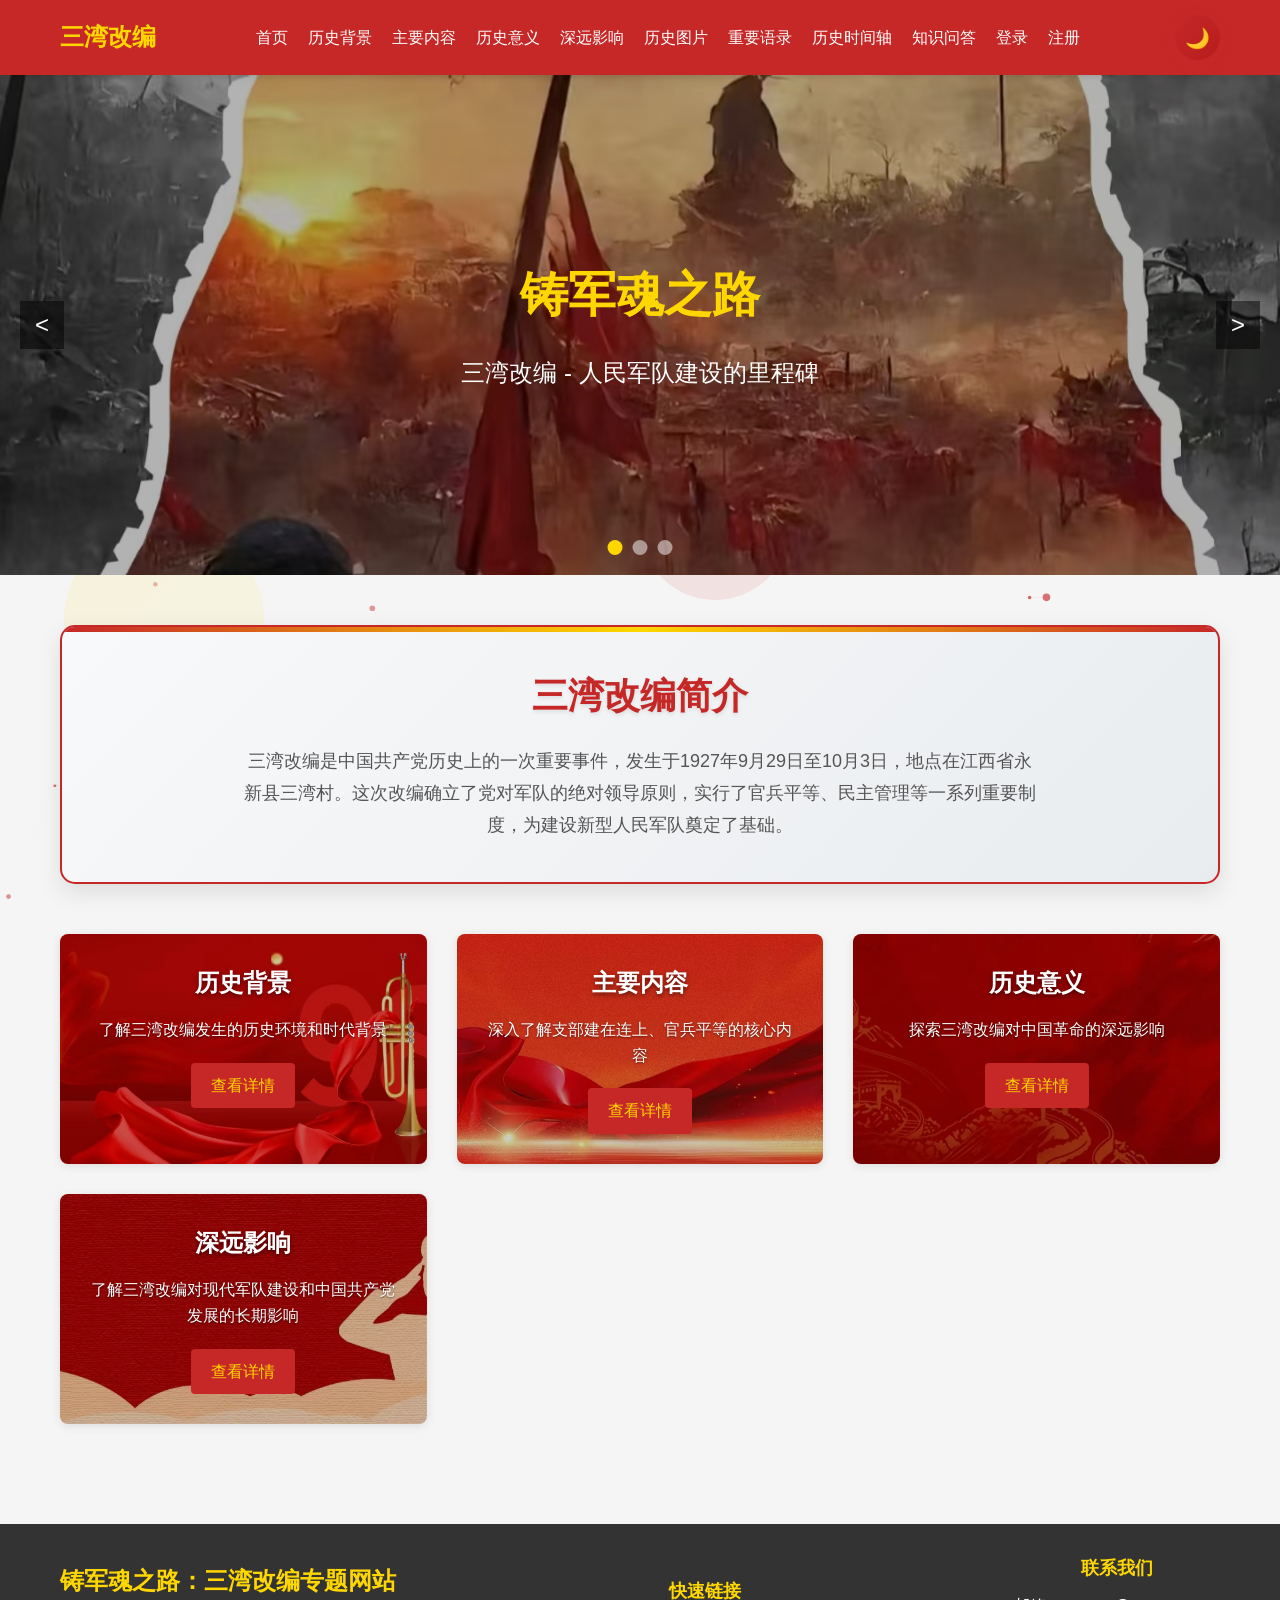
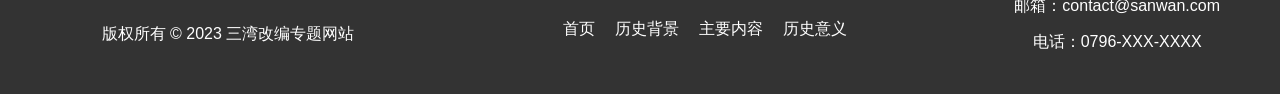
<file: index.html>
<!DOCTYPE html>
<html lang="zh-CN">
<head>
    <meta charset="UTF-8">
    <meta name="viewport" content="width=device-width, initial-scale=1.0">
    <title>铸军魂之路：三湾改编专题网站</title>
    <link rel="stylesheet" href="css/style.css">
    <link href="https://unpkg.com/aos@2.3.1/dist/aos.css" rel="stylesheet">
</head>
<body>
    <!-- 导航栏 -->
    <nav class="navbar">
        <div class="container">
            <div class="logo">
                <h1>三湾改编</h1>
            </div>
            <ul class="nav-links">
                <li><a href="index.html">首页</a></li>
                <li><a href="pages/background.html">历史背景</a></li>
                <li><a href="pages/content.html">主要内容</a></li>
                <li><a href="pages/significance.html">历史意义</a></li>
                <li><a href="pages/influence.html">深远影响</a></li>
                <li><a href="pages/gallery.html">历史图片</a></li>
                <li><a href="pages/quotes.html">重要语录</a></li>
                <li><a href="pages/timeline.html">历史时间轴</a></li>
                <li><a href="pages/quiz.html">知识问答</a></li>
                <li><a href="pages/login.html">登录</a></li>
                <li><a href="pages/register.html">注册</a></li>
            </ul>
            <div class="hamburger">
                <span></span>
                <span></span>
                <span></span>
                <span class="menu-text">菜单</span>
            </div>
            <button class="theme-toggle" id="themeToggle" title="切换主题">
                <span class="theme-icon">🌙</span>
            </button>
        </div>
    </nav>

    <!-- 粒子背景 -->
    <canvas id="particleCanvas" class="particle-canvas"></canvas>

    <!-- 视差滚动背景 -->
    <div class="parallax-shape parallax-shape-1" data-speed="0.3"></div>
    <div class="parallax-shape parallax-shape-2" data-speed="0.5"></div>
    <div class="parallax-shape parallax-shape-3" data-speed="0.2"></div>

    <!-- 轮播图 -->
    <div class="carousel">
        <div class="carousel-inner">
            <div class="carousel-item active">
                <div class="carousel-content">
                    <h2>铸军魂之路</h2>
                    <p>三湾改编 - 人民军队建设的里程碑</p>
                </div>
            </div>
            <div class="carousel-item">
                <div class="carousel-content">
                    <h2>支部建在连上</h2>
                    <p>确立党对军队的绝对领导</p>
                </div>
            </div>
            <div class="carousel-item">
                <div class="carousel-content">
                    <h2>官兵平等</h2>
                    <p>创建新型人民军队的根基</p>
                </div>
            </div>
        </div>
        <button class="carousel-prev">&lt;</button>
        <button class="carousel-next">&gt;</button>
        <div class="carousel-indicators">
            <span class="indicator active"></span>
            <span class="indicator"></span>
            <span class="indicator"></span>
        </div>
    </div>

    <!-- 首页内容 -->
    <section class="home-content">
        <div class="container">
            <div class="intro" data-aos="fade-up">
                <h2>三湾改编简介</h2>
                <p>三湾改编是中国共产党历史上的一次重要事件，发生于1927年9月29日至10月3日，地点在江西省永新县三湾村。这次改编确立了党对军队的绝对领导原则，实行了官兵平等、民主管理等一系列重要制度，为建设新型人民军队奠定了基础。</p>
            </div>
            <div class="features">
                <div class="feature" data-aos="fade-up" data-aos-delay="100">
                    <h3>历史背景</h3>
                    <p>了解三湾改编发生的历史环境和时代背景</p>
                    <a href="pages/background.html" class="btn">查看详情</a>
                </div>
                <div class="feature" data-aos="fade-up" data-aos-delay="200">
                    <h3>主要内容</h3>
                    <p>深入了解支部建在连上、官兵平等的核心内容</p>
                    <a href="pages/content.html" class="btn">查看详情</a>
                </div>
                <div class="feature" data-aos="fade-up" data-aos-delay="300">
                    <h3>历史意义</h3>
                    <p>探索三湾改编对中国革命的深远影响</p>
                    <a href="pages/significance.html" class="btn">查看详情</a>
                </div>
                <div class="feature" data-aos="fade-up" data-aos-delay="400">
                    <h3>深远影响</h3>
                    <p>了解三湾改编对现代军队建设和中国共产党发展的长期影响</p>
                    <a href="pages/influence.html" class="btn">查看详情</a>
                </div>
            </div>
        </div>
    </section>

    <!-- 页脚 -->
    <footer class="footer">
        <div class="container">
            <div class="footer-content">
                <div class="footer-info">
                    <h3>铸军魂之路：三湾改编专题网站</h3>
                    <p>版权所有 © 2023 三湾改编专题网站</p>
                </div>
                <div class="footer-links">
                    <h4>快速链接</h4>
                    <ul>
                        <li><a href="index.html">首页</a></li>
                        <li><a href="pages/background.html">历史背景</a></li>
                        <li><a href="pages/content.html">主要内容</a></li>
                        <li><a href="pages/significance.html">历史意义</a></li>
                    </ul>
                </div>
                <div class="footer-contact">
                    <h4>联系我们</h4>
                    <p>邮箱：contact@sanwan.com</p>
                    <p>电话：0796-XXX-XXXX</p>
                </div>
            </div>
        </div>
    </footer>

    <script src="https://unpkg.com/aos@2.3.1/dist/aos.js"></script>
    <script src="js/script.js"></script>
</body>
</html>
</file>
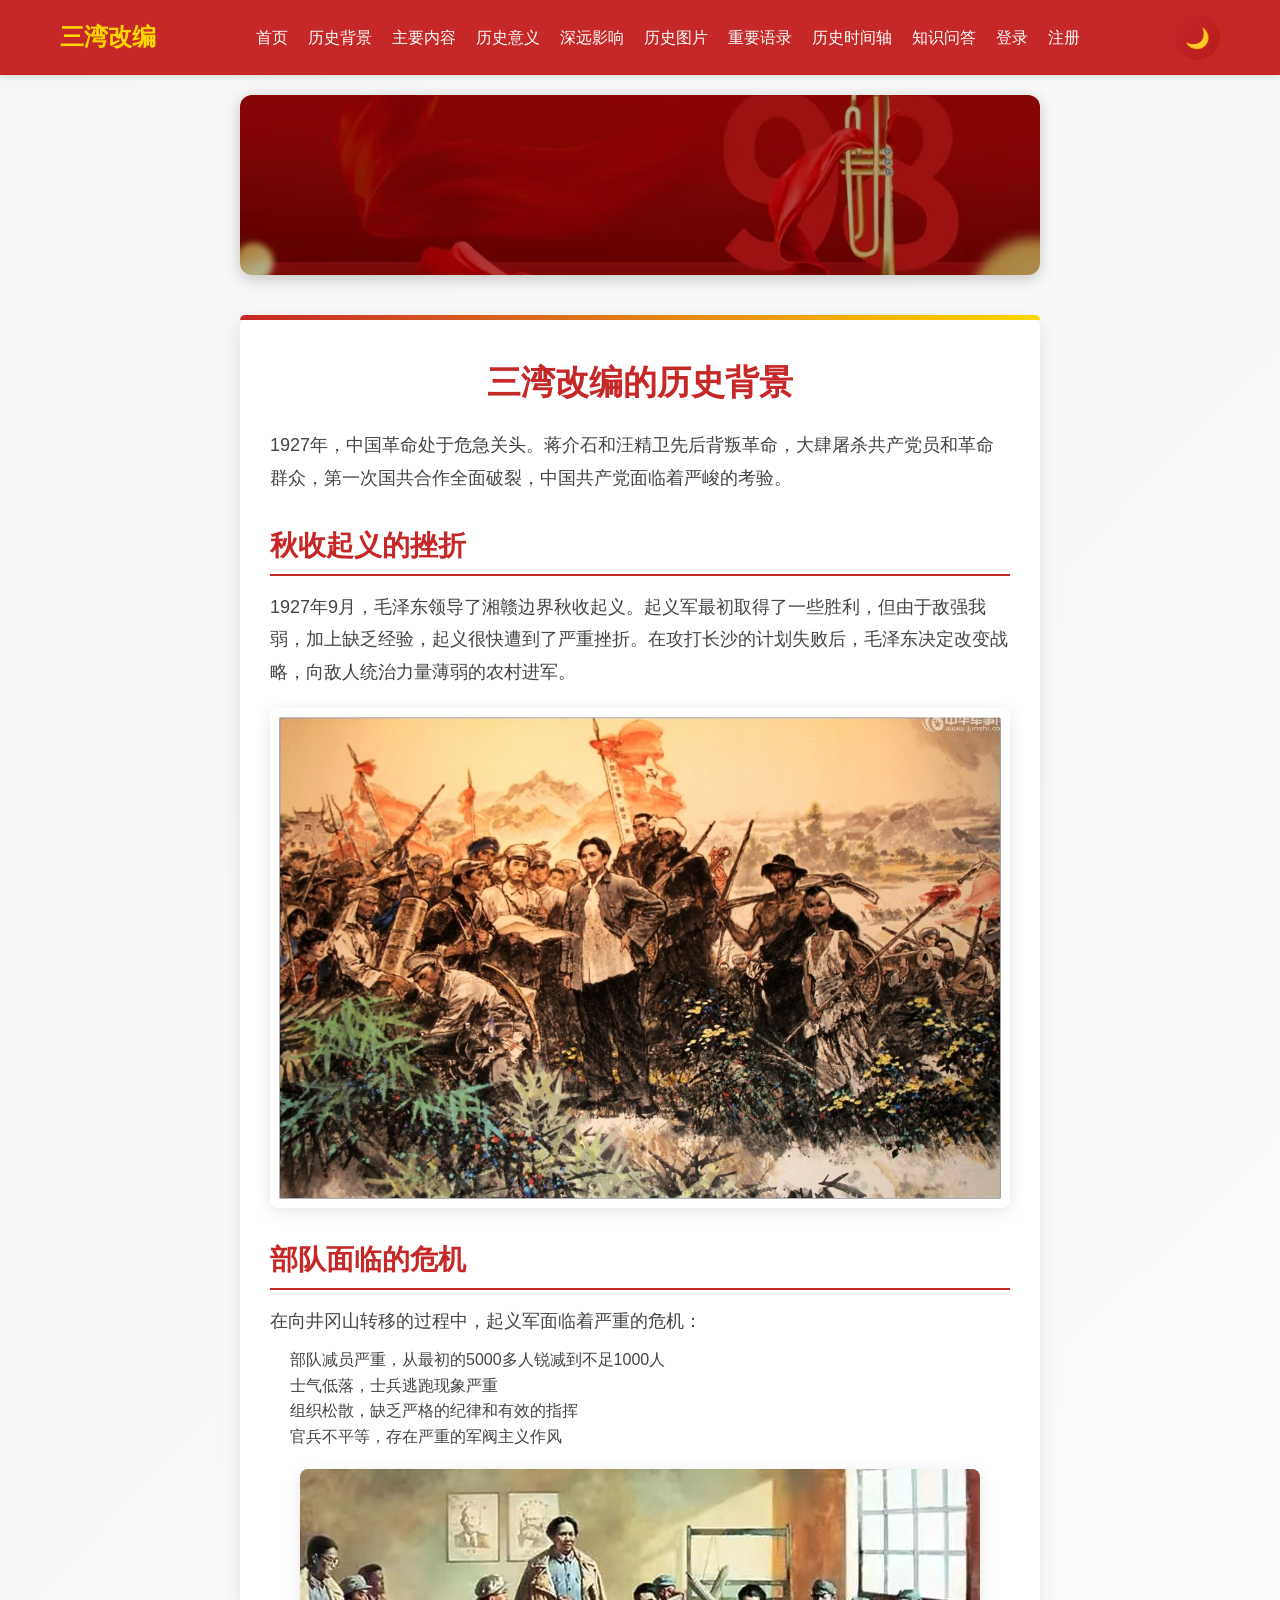
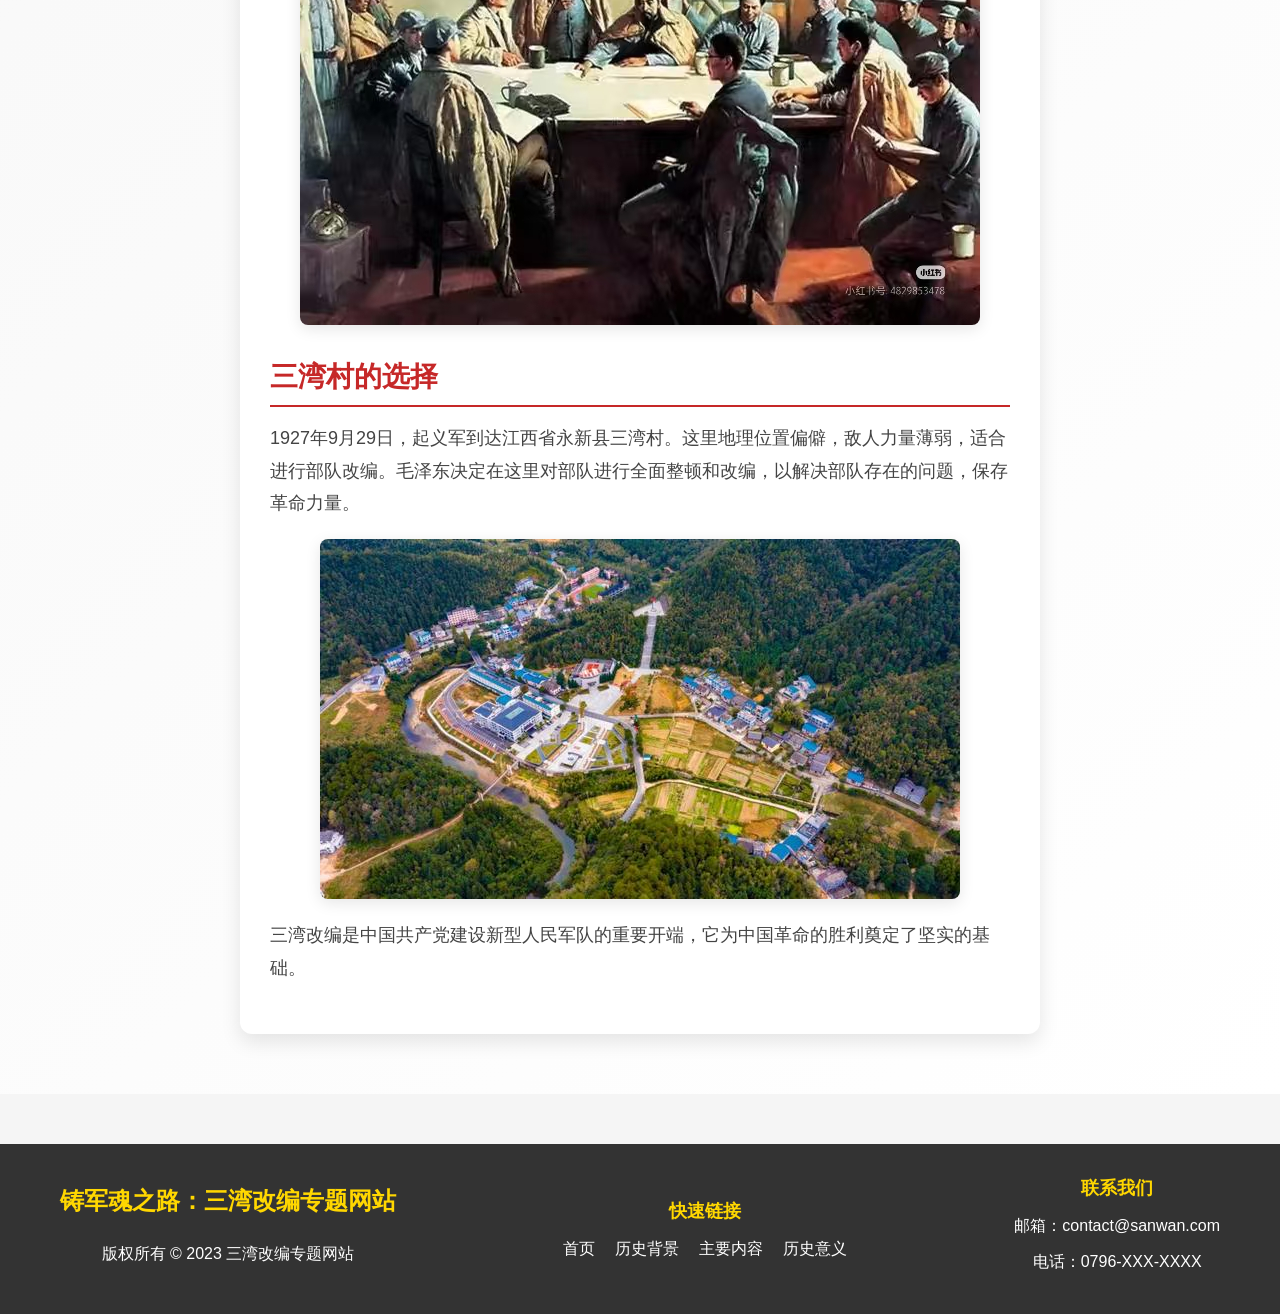
<file: pages/background.html>
<!DOCTYPE html>
<html lang="zh-CN">
<head>
    <meta charset="UTF-8">
    <meta name="viewport" content="width=device-width, initial-scale=1.0">
    <title>历史背景 - 三湾改编专题网站</title>
    <link rel="stylesheet" href="../css/style.css">
</head>
<body>
    <!-- 导航栏 -->
    <nav class="navbar">
        <div class="container">
            <div class="logo">
                <h1>三湾改编</h1>
            </div>
            <ul class="nav-links">
                <li><a href="../index.html">首页</a></li>
                <li><a href="background.html">历史背景</a></li>
                <li><a href="content.html">主要内容</a></li>
                <li><a href="significance.html">历史意义</a></li>
                <li><a href="influence.html">深远影响</a></li>
                <li><a href="gallery.html">历史图片</a></li>
                <li><a href="quotes.html">重要语录</a></li>
                <li><a href="timeline.html">历史时间轴</a></li>
                <li><a href="quiz.html">知识问答</a></li>
                <li><a href="login.html">登录</a></li>
                <li><a href="register.html">注册</a></li>
            </ul>
            <div class="hamburger">
                <span></span>
                <span></span>
                <span></span>
                <span class="menu-text">菜单</span>
            </div>
            <button class="theme-toggle" id="themeToggle" title="切换主题">
                <span class="theme-icon">🌙</span>
            </button>
        </div>
    </nav>

    <!-- 历史背景页面内容 -->
    <section class="detail-section">
        <div class="container">
            <div class="detail-banner"></div>
            <div class="detail-content">
                <h2>三湾改编的历史背景</h2>
                
                <p>1927年，中国革命处于危急关头。蒋介石和汪精卫先后背叛革命，大肆屠杀共产党员和革命群众，第一次国共合作全面破裂，中国共产党面临着严峻的考验。</p>
                
                <h3>秋收起义的挫折</h3>
                <p>1927年9月，毛泽东领导了湘赣边界秋收起义。起义军最初取得了一些胜利，但由于敌强我弱，加上缺乏经验，起义很快遭到了严重挫折。在攻打长沙的计划失败后，毛泽东决定改变战略，向敌人统治力量薄弱的农村进军。</p>
                
                <img src="../images/quso.png" alt="秋收起义">
                
                <h3>部队面临的危机</h3>
                <p>在向井冈山转移的过程中，起义军面临着严重的危机：</p>
                <ul>
                    <li>部队减员严重，从最初的5000多人锐减到不足1000人</li>
                    <li>士气低落，士兵逃跑现象严重</li>
                    <li>组织松散，缺乏严格的纪律和有效的指挥</li>
                    <li>官兵不平等，存在严重的军阀主义作风</li>
                </ul>
                <img src="../images/ji.jpg" alt="部队危机">
                <h3>三湾村的选择</h3>
                <p>1927年9月29日，起义军到达江西省永新县三湾村。这里地理位置偏僻，敌人力量薄弱，适合进行部队改编。毛泽东决定在这里对部队进行全面整顿和改编，以解决部队存在的问题，保存革命力量。</p>
                
                <img src="../images/sanwan.png" alt="三湾村">
                
                <p>三湾改编是中国共产党建设新型人民军队的重要开端，它为中国革命的胜利奠定了坚实的基础。</p>
            </div>
        </div>
    </section>

    <!-- 页脚 -->
    <footer class="footer">
        <div class="container">
            <div class="footer-content">
                <div class="footer-info">
                    <h3>铸军魂之路：三湾改编专题网站</h3>
                    <p>版权所有 © 2023 三湾改编专题网站</p>
                </div>
                <div class="footer-links">
                    <h4>快速链接</h4>
                    <ul>
                        <li><a href="../index.html">首页</a></li>
                        <li><a href="background.html">历史背景</a></li>
                        <li><a href="content.html">主要内容</a></li>
                        <li><a href="significance.html">历史意义</a></li>
                    </ul>
                </div>
                <div class="footer-contact">
                    <h4>联系我们</h4>
                    <p>邮箱：contact@sanwan.com</p>
                    <p>电话：0796-XXX-XXXX</p>
                </div>
            </div>
        </div>
    </footer>

    <script src="../js/script.js"></script>
</body>
</html>
</file>
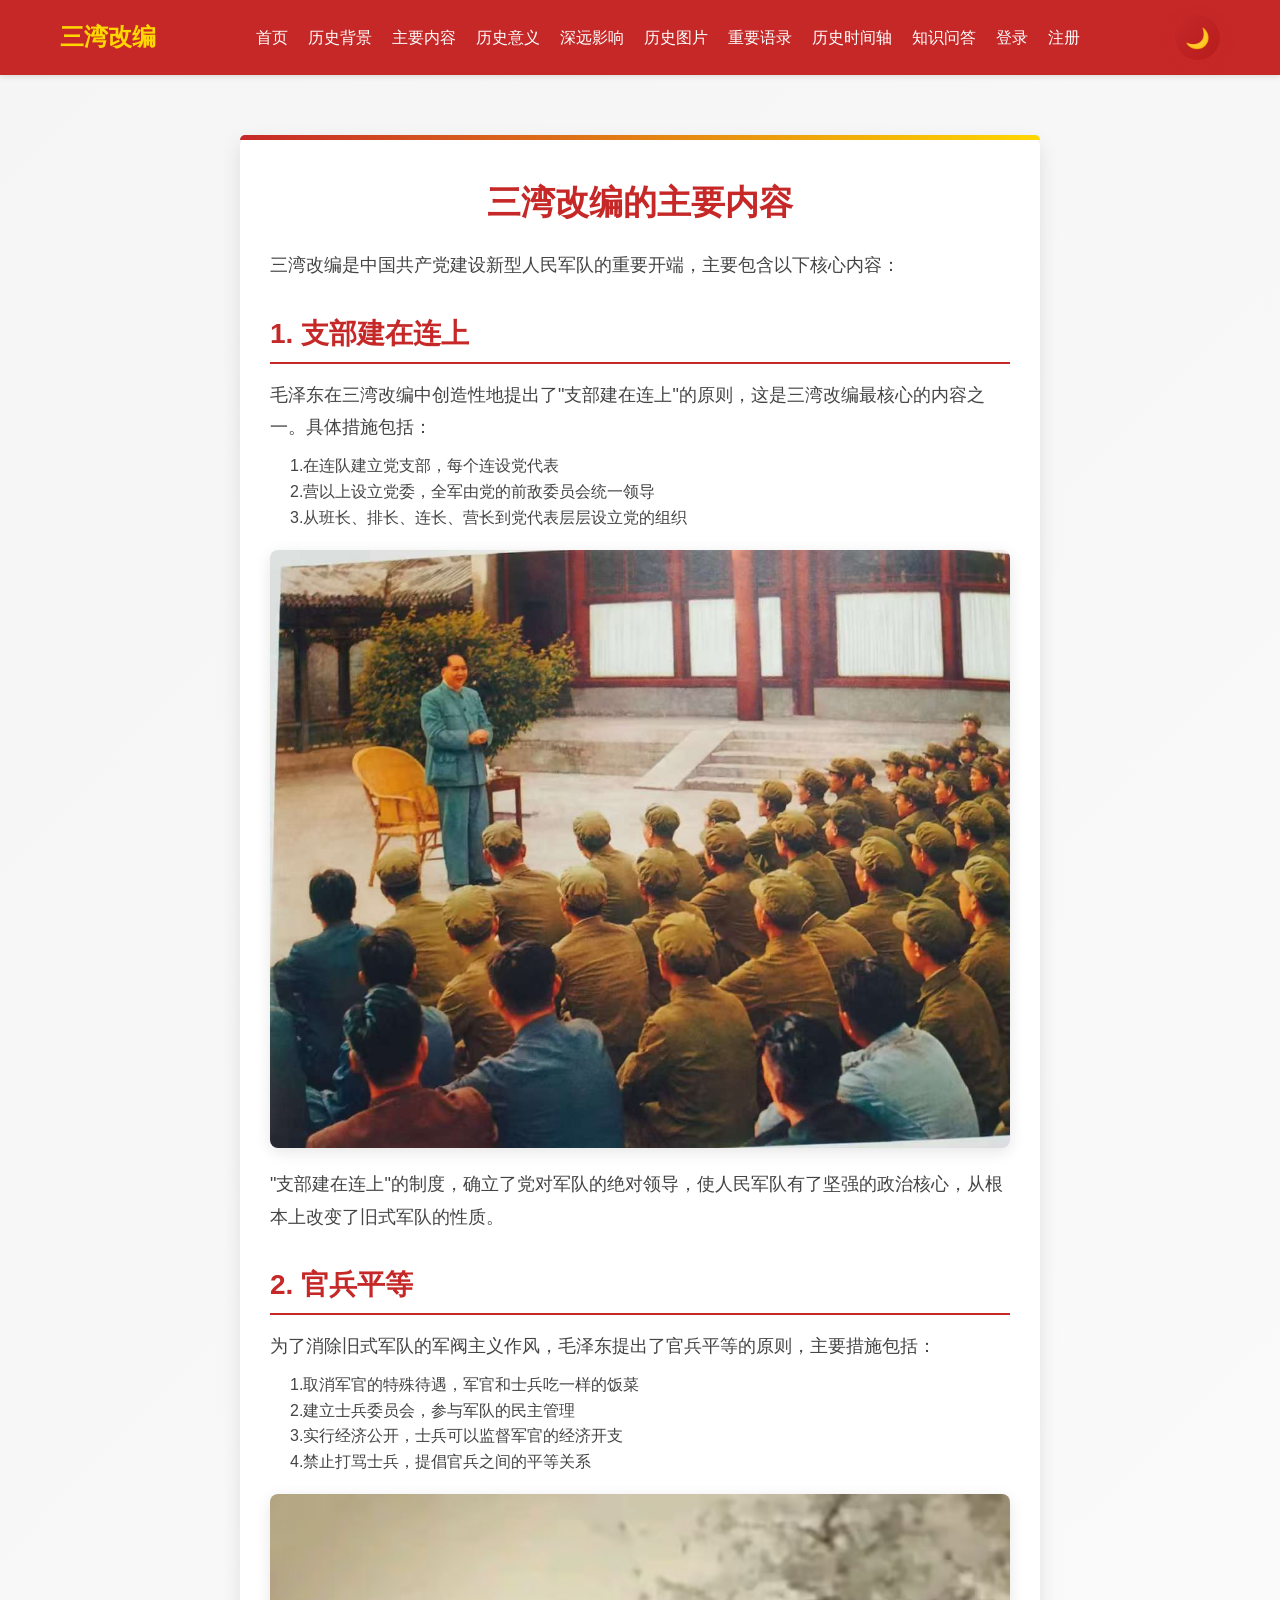
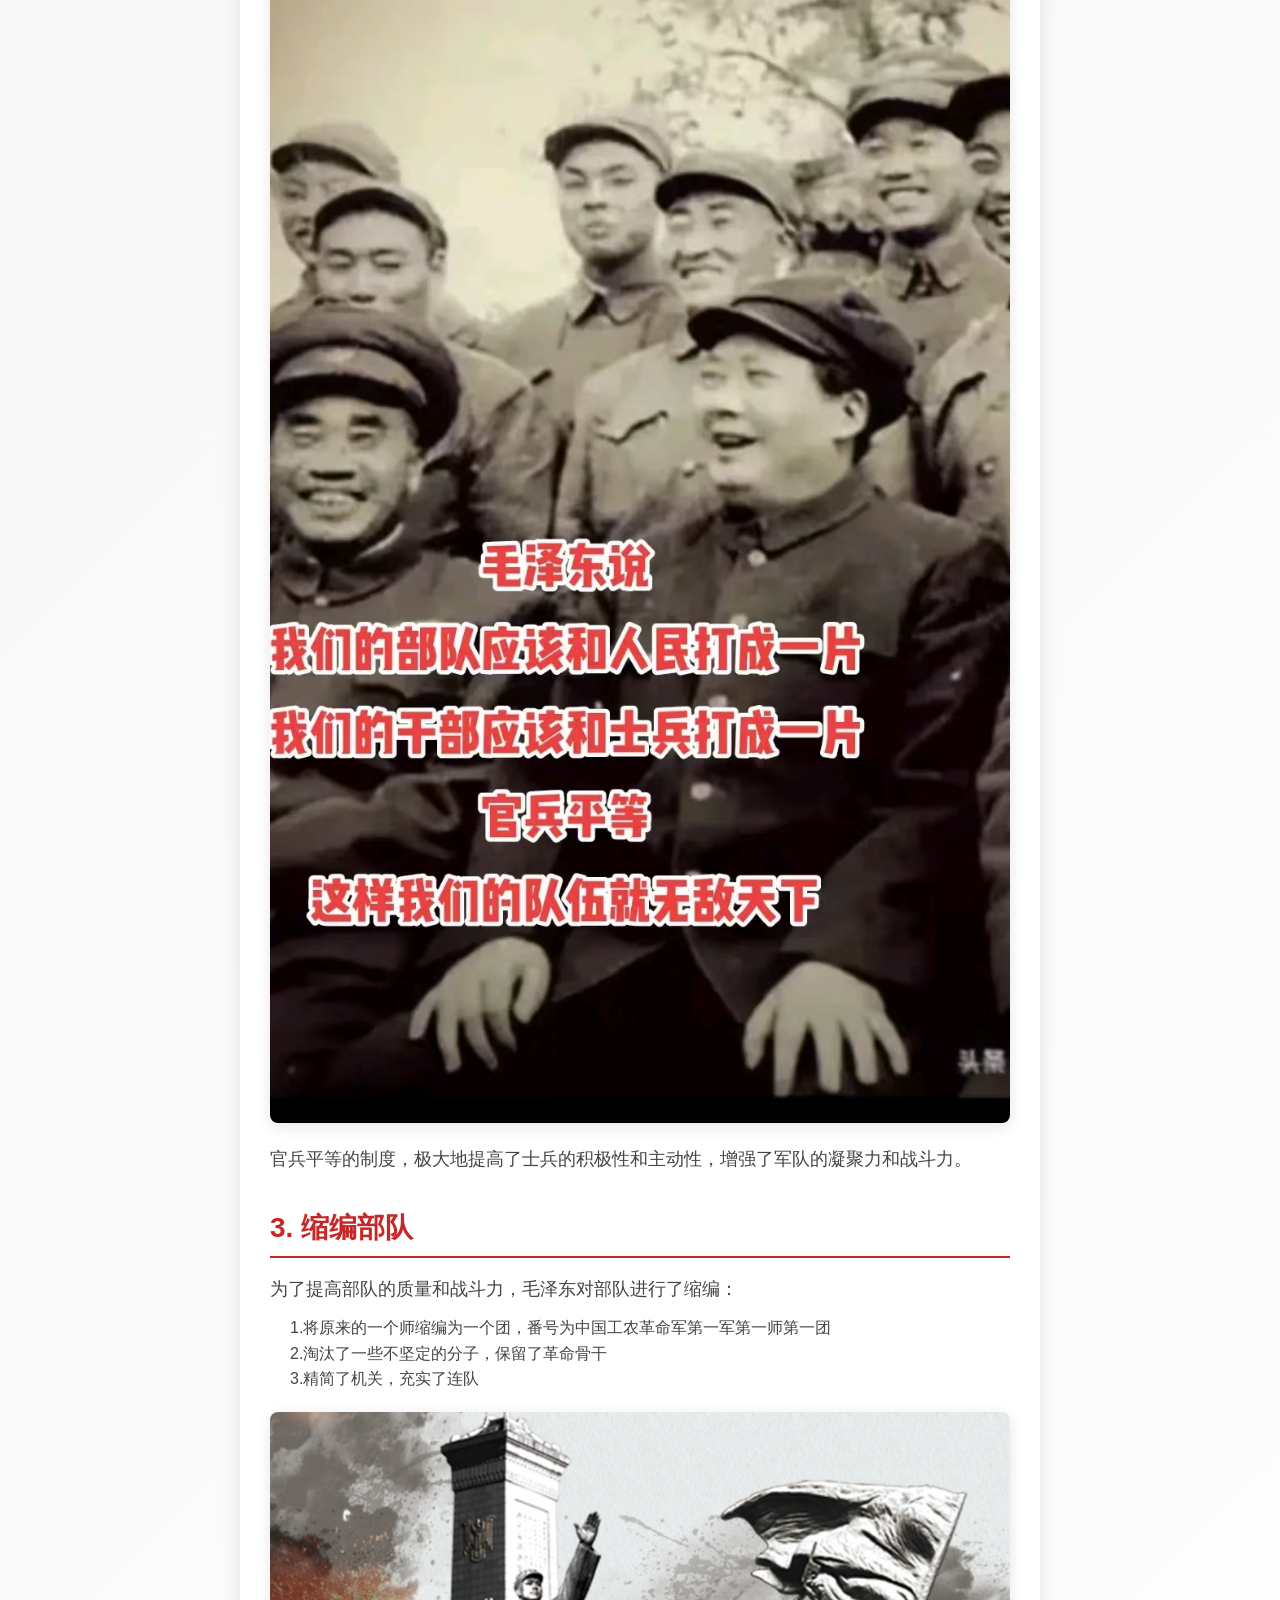
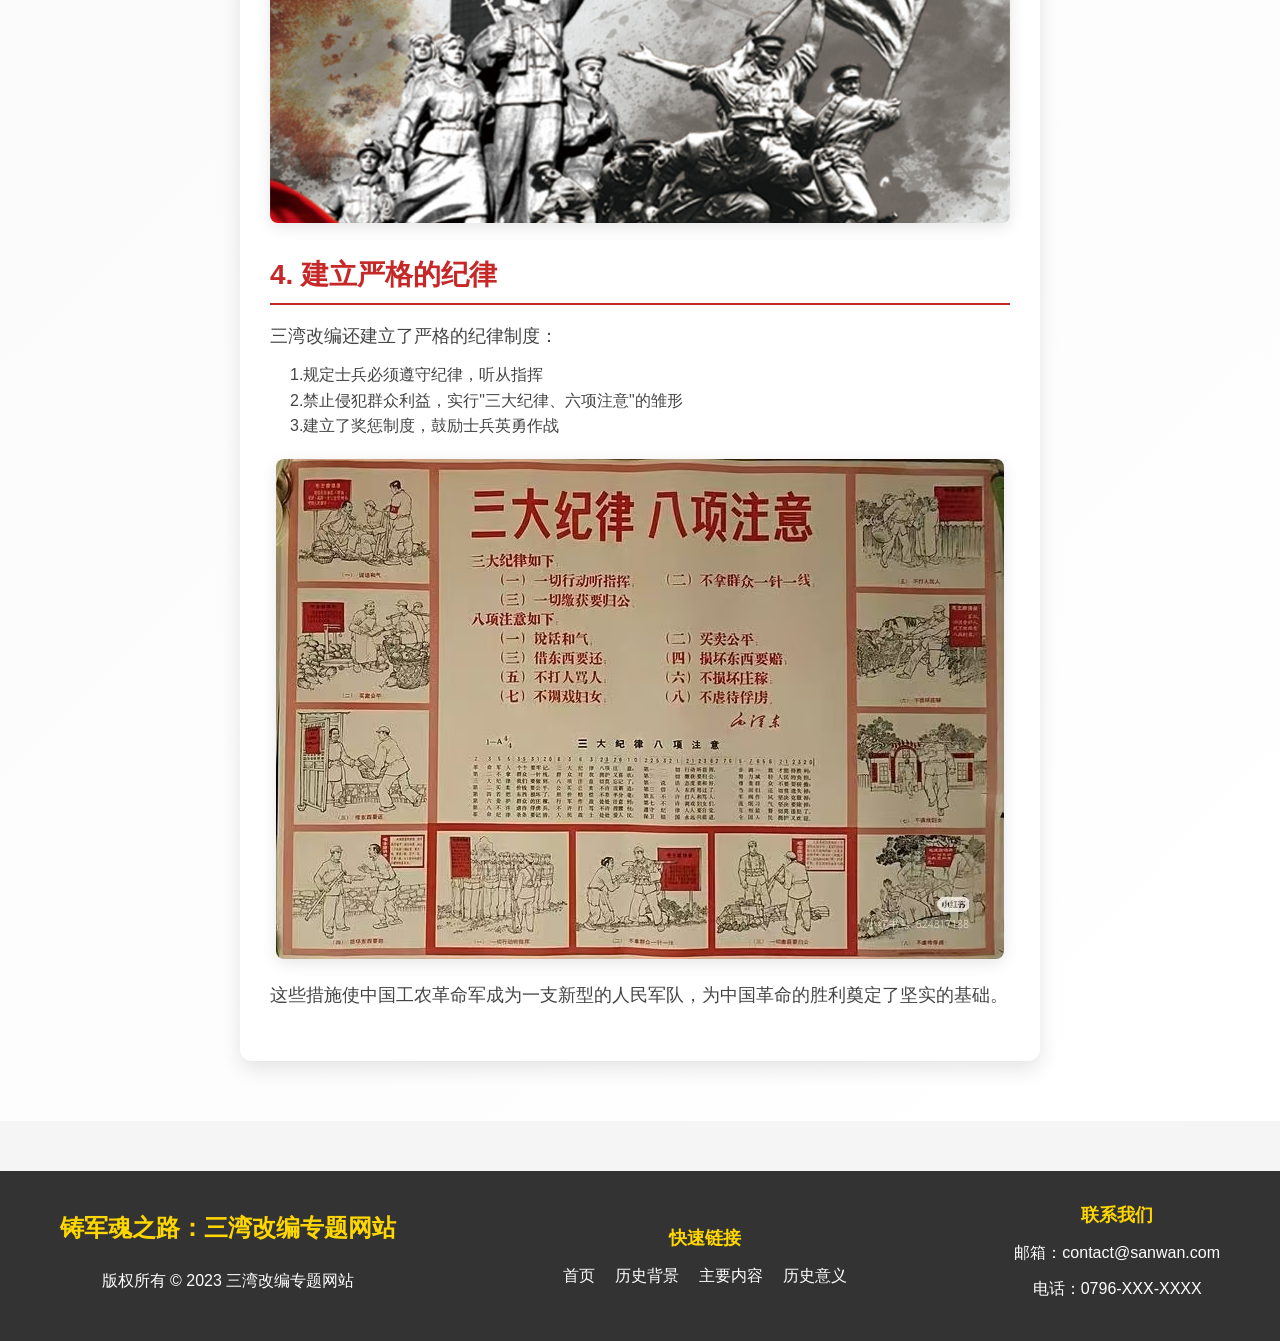
<file: pages/content.html>
<!DOCTYPE html>
<html lang="zh-CN">
<head>
    <meta charset="UTF-8">
    <meta name="viewport" content="width=device-width, initial-scale=1.0">
    <title>主要内容 - 三湾改编专题网站</title>
    <link rel="stylesheet" href="../css/style.css">
</head>
<body>
    <!-- 导航栏 -->
    <nav class="navbar">
        <div class="container">
            <div class="logo">
                <h1>三湾改编</h1>
            </div>
            <ul class="nav-links">
                <li><a href="../index.html">首页</a></li>
                <li><a href="background.html">历史背景</a></li>
                <li><a href="content.html">主要内容</a></li>
                <li><a href="significance.html">历史意义</a></li>
                <li><a href="influence.html">深远影响</a></li>
                <li><a href="gallery.html">历史图片</a></li>
                <li><a href="quotes.html">重要语录</a></li>
                <li><a href="timeline.html">历史时间轴</a></li>
                <li><a href="quiz.html">知识问答</a></li>
                <li><a href="login.html">登录</a></li>
                <li><a href="register.html">注册</a></li>
            </ul>
            <div class="hamburger">
                <span></span>
                <span></span>
                <span></span>
                <span class="menu-text">菜单</span>
            </div>
            <button class="theme-toggle" id="themeToggle" title="切换主题">
                <span class="theme-icon">🌙</span>
            </button>
        </div>
    </nav>

    <!-- 主要内容页面 -->
    <section class="detail-section">
        <div class="container">
            <div class="detail-content">
                <h2>三湾改编的主要内容</h2>
                
                <p>三湾改编是中国共产党建设新型人民军队的重要开端，主要包含以下核心内容：</p>
                
                <h3>1. 支部建在连上</h3>
                <p>毛泽东在三湾改编中创造性地提出了"支部建在连上"的原则，这是三湾改编最核心的内容之一。具体措施包括：</p>
                <ul>
                    <li>1.在连队建立党支部，每个连设党代表</li>
                    <li>2.营以上设立党委，全军由党的前敌委员会统一领导</li>
                    <li>3.从班长、排长、连长、营长到党代表层层设立党的组织</li>
                </ul>
                
                <img src="../images/4.jpg" alt="支部建在连上">
                
                <p>"支部建在连上"的制度，确立了党对军队的绝对领导，使人民军队有了坚强的政治核心，从根本上改变了旧式军队的性质。</p>
                
                <h3>2. 官兵平等</h3>
                <p>为了消除旧式军队的军阀主义作风，毛泽东提出了官兵平等的原则，主要措施包括：</p>
                <ul>
                    <li>1.取消军官的特殊待遇，军官和士兵吃一样的饭菜</li>
                    <li>2.建立士兵委员会，参与军队的民主管理</li>
                    <li>3.实行经济公开，士兵可以监督军官的经济开支</li>
                    <li>4.禁止打骂士兵，提倡官兵之间的平等关系</li>
                </ul>
                
                <img src="../images/5.jpg" alt="官兵平等">
                
                <p>官兵平等的制度，极大地提高了士兵的积极性和主动性，增强了军队的凝聚力和战斗力。</p>
                
                <h3>3. 缩编部队</h3>
                <p>为了提高部队的质量和战斗力，毛泽东对部队进行了缩编：</p>
                <ul>
                    <li>1.将原来的一个师缩编为一个团，番号为中国工农革命军第一军第一师第一团</li>
                    <li>2.淘汰了一些不坚定的分子，保留了革命骨干</li>
                    <li>3.精简了机关，充实了连队</li>
                </ul>
                <img src="../images/c.png" alt="缩编部队">
                
                <h3>4. 建立严格的纪律</h3>
                <p>三湾改编还建立了严格的纪律制度：</p>
                <ul>
                    <li>1.规定士兵必须遵守纪律，听从指挥</li>
                    <li>2.禁止侵犯群众利益，实行"三大纪律、六项注意"的雏形</li>
                    <li>3.建立了奖惩制度，鼓励士兵英勇作战</li>
                </ul>
                <img src="../images/yan.jpg" alt="严格的纪律">
                
                <p>这些措施使中国工农革命军成为一支新型的人民军队，为中国革命的胜利奠定了坚实的基础。</p>
            </div>
        </div>
    </section>

    <!-- 页脚 -->
    <footer class="footer">
        <div class="container">
            <div class="footer-content">
                <div class="footer-info">
                    <h3>铸军魂之路：三湾改编专题网站</h3>
                    <p>版权所有 © 2023 三湾改编专题网站</p>
                </div>
                <div class="footer-links">
                    <h4>快速链接</h4>
                    <ul>
                        <li><a href="../index.html">首页</a></li>
                        <li><a href="background.html">历史背景</a></li>
                        <li><a href="content.html">主要内容</a></li>
                        <li><a href="significance.html">历史意义</a></li>
                    </ul>
                </div>
                <div class="footer-contact">
                    <h4>联系我们</h4>
                    <p>邮箱：contact@sanwan.com</p>
                    <p>电话：0796-XXX-XXXX</p>
                </div>
            </div>
        </div>
    </footer>

    <script src="../js/script.js"></script>
</body>
</html>
</file>
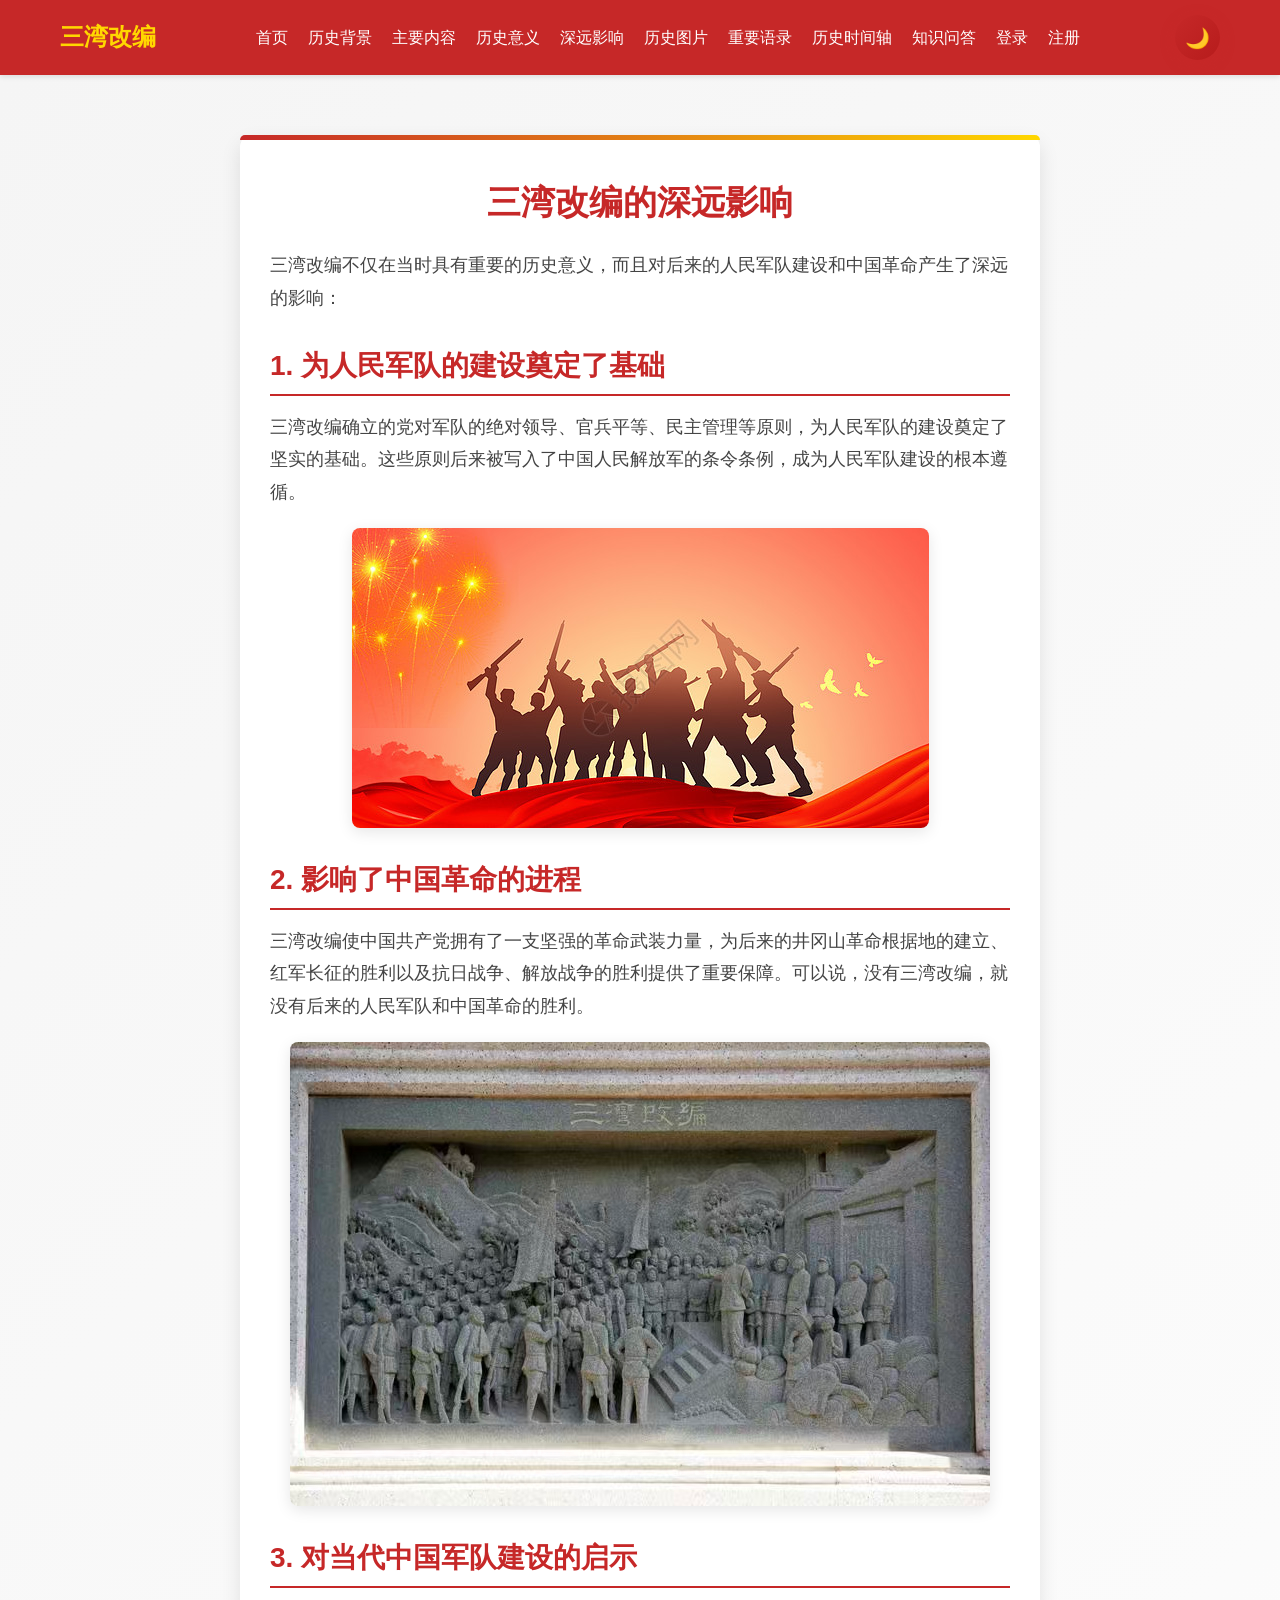
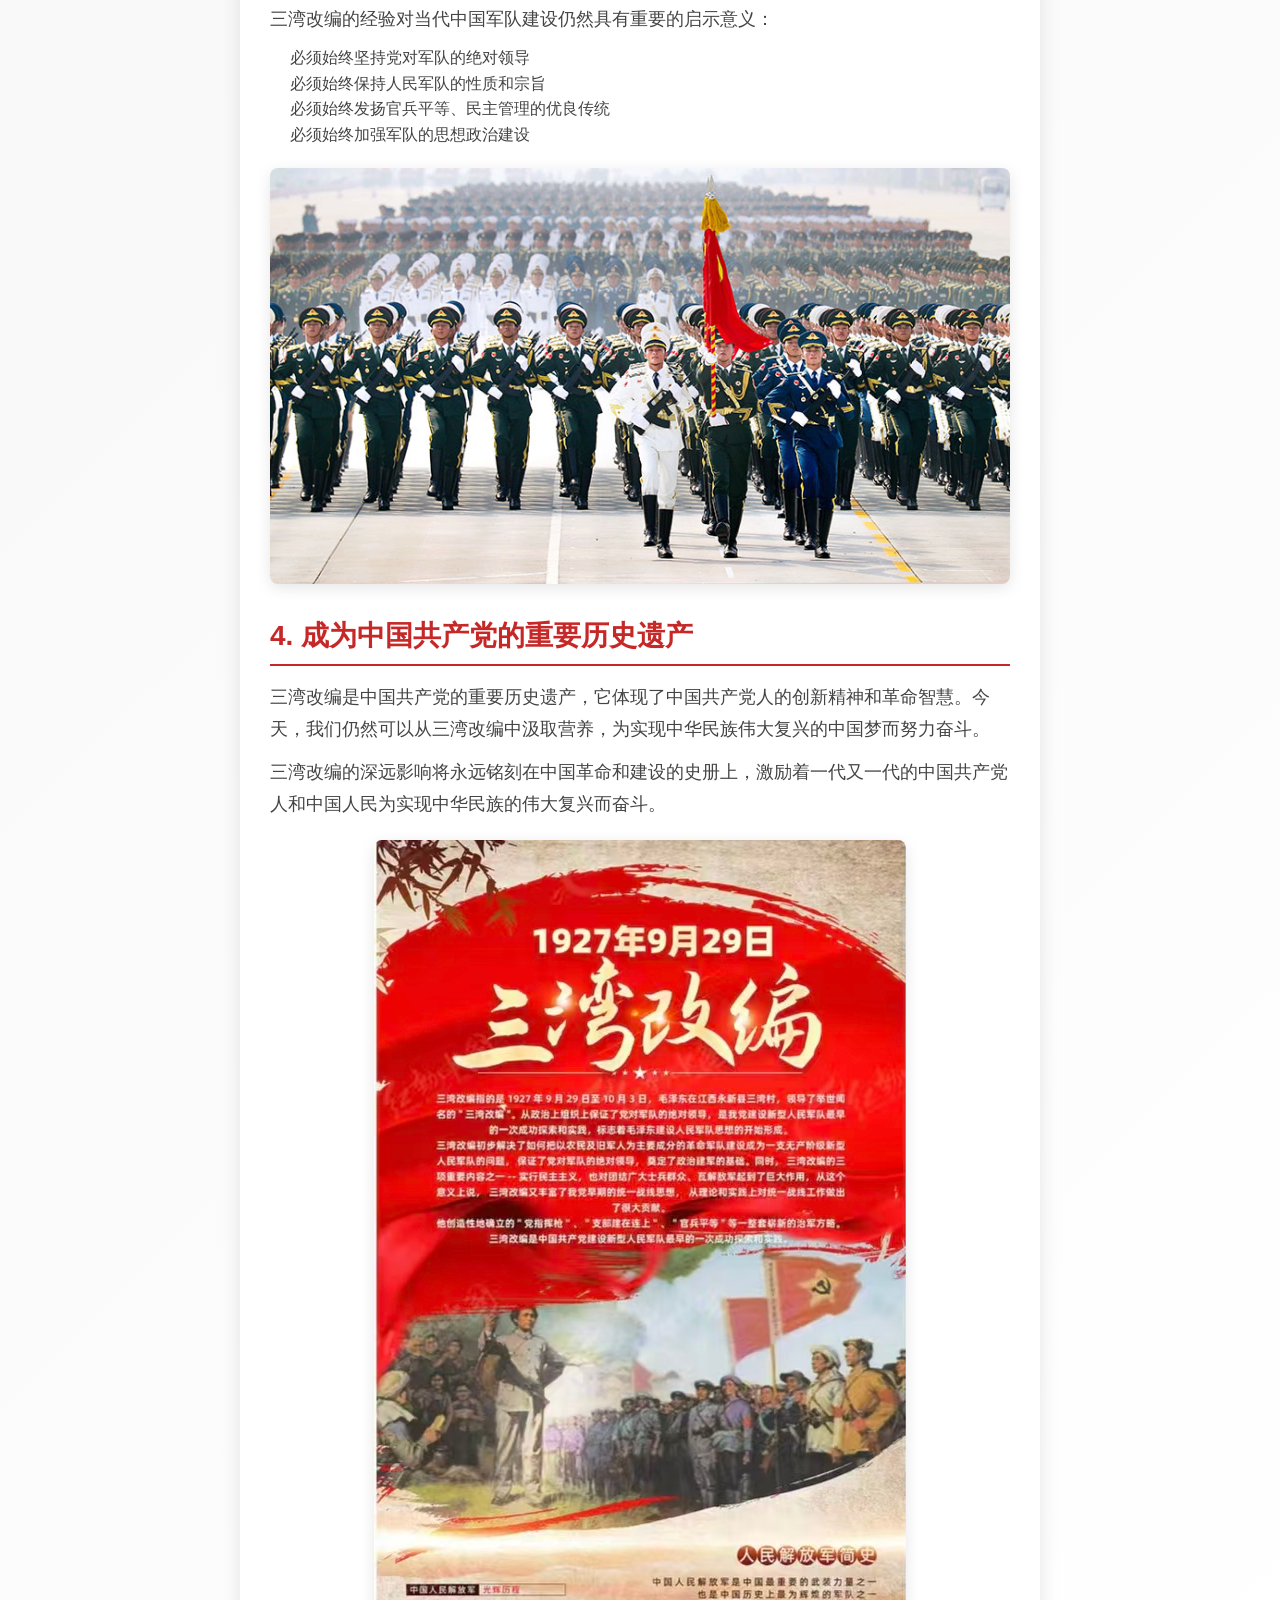
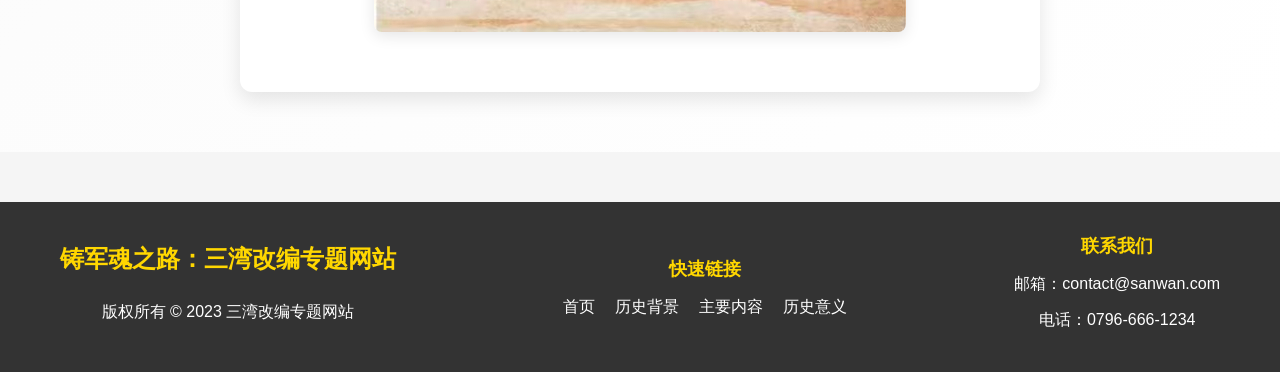
<file: pages/influence.html>
<!DOCTYPE html>
<html lang="zh-CN">
<head>
    <meta charset="UTF-8">
    <meta name="viewport" content="width=device-width, initial-scale=1.0">
    <title>深远影响 - 三湾改编专题网站</title>
    <link rel="stylesheet" href="../css/style.css">
</head>
<body>
    <!-- 导航栏 -->
    <nav class="navbar">
        <div class="container">
            <div class="logo">
                <h1>三湾改编</h1>
            </div>
            <ul class="nav-links">
                <li><a href="../index.html">首页</a></li>
                <li><a href="background.html">历史背景</a></li>
                <li><a href="content.html">主要内容</a></li>
                <li><a href="significance.html">历史意义</a></li>
                <li><a href="influence.html">深远影响</a></li>
                <li><a href="gallery.html">历史图片</a></li>
                <li><a href="quotes.html">重要语录</a></li>
                <li><a href="timeline.html">历史时间轴</a></li>
                <li><a href="quiz.html">知识问答</a></li>
                <li><a href="login.html">登录</a></li>
                <li><a href="register.html">注册</a></li>
            </ul>
            <div class="hamburger">
                <span></span>
                <span></span>
                <span></span>
                <span class="menu-text">菜单</span>
            </div>
            <button class="theme-toggle" id="themeToggle" title="切换主题">
                <span class="theme-icon">🌙</span>
            </button>
        </div>
    </nav>

    <!-- 深远影响页面 -->
    <section class="detail-section">
        <div class="container">
            <div class="detail-content">
                <h2>三湾改编的深远影响</h2>
                
                <p>三湾改编不仅在当时具有重要的历史意义，而且对后来的人民军队建设和中国革命产生了深远的影响：</p>
                
                <h3>1. 为人民军队的建设奠定了基础</h3>
                <p>三湾改编确立的党对军队的绝对领导、官兵平等、民主管理等原则，为人民军队的建设奠定了坚实的基础。这些原则后来被写入了中国人民解放军的条令条例，成为人民军队建设的根本遵循。</p>
                
                <img src="../images/e.png" alt="人民军队建设">
                
                <h3>2. 影响了中国革命的进程</h3>
                <p>三湾改编使中国共产党拥有了一支坚强的革命武装力量，为后来的井冈山革命根据地的建立、红军长征的胜利以及抗日战争、解放战争的胜利提供了重要保障。可以说，没有三湾改编，就没有后来的人民军队和中国革命的胜利。</p>
                <img src="../images/b.jpg" alt="中国革命进程">
                <h3>3. 对当代中国军队建设的启示</h3>
                <p>三湾改编的经验对当代中国军队建设仍然具有重要的启示意义：</p>
                <ul>
                    <li>必须始终坚持党对军队的绝对领导</li>
                    <li>必须始终保持人民军队的性质和宗旨</li>
                    <li>必须始终发扬官兵平等、民主管理的优良传统</li>
                    <li>必须始终加强军队的思想政治建设</li>
                </ul>
                
                <img src="../images/d.png" alt="当代军队建设">
                
                <h3>4. 成为中国共产党的重要历史遗产</h3>
                <p>三湾改编是中国共产党的重要历史遗产，它体现了中国共产党人的创新精神和革命智慧。今天，我们仍然可以从三湾改编中汲取营养，为实现中华民族伟大复兴的中国梦而努力奋斗。</p>
                
                <p>三湾改编的深远影响将永远铭刻在中国革命和建设的史册上，激励着一代又一代的中国共产党人和中国人民为实现中华民族的伟大复兴而奋斗。</p>
                <img src="../images/a.jpg" alt="中国共产党的历史遗产">
            </div>
        </div>
    </section>

    <!-- 页脚 -->
    <footer class="footer">
        <div class="container">
            <div class="footer-content">
                <div class="footer-info">
                    <h3>铸军魂之路：三湾改编专题网站</h3>
                    <p>版权所有 © 2023 三湾改编专题网站</p>
                </div>
                <div class="footer-links">
                    <h4>快速链接</h4>
                    <ul>
                        <li><a href="../index.html">首页</a></li>
                        <li><a href="background.html">历史背景</a></li>
                        <li><a href="content.html">主要内容</a></li>
                        <li><a href="significance.html">历史意义</a></li>
                    </ul>
                </div>
                <div class="footer-contact">
                    <h4>联系我们</h4>
                    <p>邮箱：contact@sanwan.com</p>
                    <p>电话：0796-666-1234</p>
                </div>
            </div>
        </div>
    </footer>

    <script src="../js/script.js"></script>
</body>
</html>
</file>
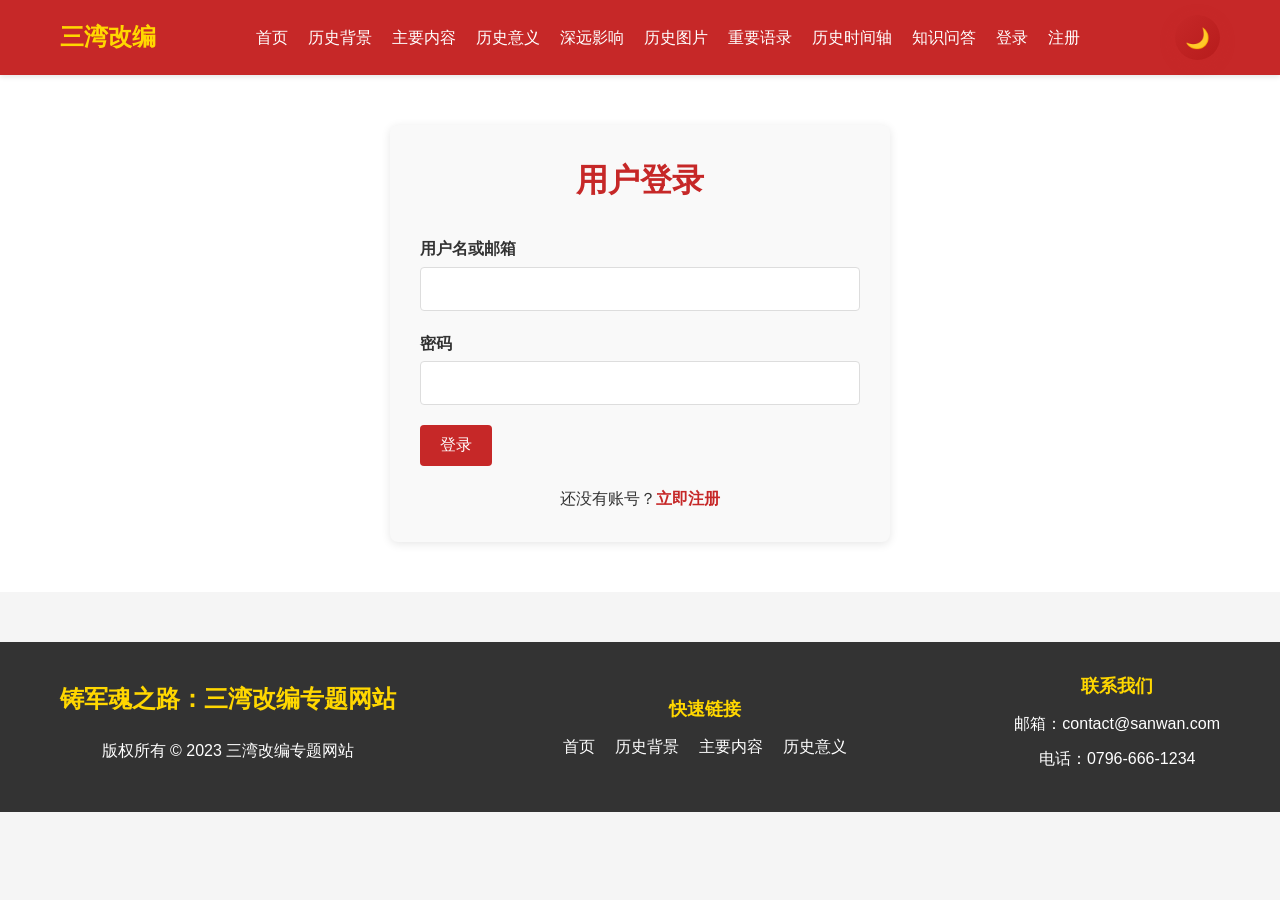
<file: pages/login.html>
<!DOCTYPE html>
<html lang="zh-CN">
<head>
    <meta charset="UTF-8">
    <meta name="viewport" content="width=device-width, initial-scale=1.0">
    <title>登录 - 三湾改编专题网站</title>
    <link rel="stylesheet" href="../css/style.css">
</head>
<body>
    <!-- 导航栏 -->
    <nav class="navbar">
        <div class="container">
            <div class="logo">
                <h1>三湾改编</h1>
            </div>
            <ul class="nav-links">
                <li><a href="../index.html">首页</a></li>
                <li><a href="background.html">历史背景</a></li>
                <li><a href="content.html">主要内容</a></li>
                <li><a href="significance.html">历史意义</a></li>
                <li><a href="influence.html">深远影响</a></li>
                <li><a href="gallery.html">历史图片</a></li>
                <li><a href="quotes.html">重要语录</a></li>
                <li><a href="timeline.html">历史时间轴</a></li>
                <li><a href="quiz.html">知识问答</a></li>
                <li><a href="login.html">登录</a></li>
                <li><a href="register.html">注册</a></li>
            </ul>
            <div class="hamburger">
                <span></span>
                <span></span>
                <span></span>
                <span class="menu-text">菜单</span>
            </div>
            <button class="theme-toggle" id="themeToggle" title="切换主题">
                <span class="theme-icon">🌙</span>
            </button>
        </div>
    </nav>

    <!-- 登录页面内容 -->
    <section class="login-section">
        <div class="container">
            <div class="login-form">
                <h2>用户登录</h2>
                <form id="loginForm">
                    <div class="form-group">
                        <label for="loginUsername">用户名或邮箱</label>
                        <input type="text" id="loginUsername" name="loginUsername" required>
                    </div>
                    <div class="form-group">
                        <label for="loginPassword">密码</label>
                        <input type="password" id="loginPassword" name="loginPassword" required>
                    </div>
                    <div class="form-group">
                        <button type="submit" class="btn btn-primary">登录</button>
                    </div>
                    <div class="form-link">
                        <p>还没有账号？<a href="register.html">立即注册</a></p>
                    </div>
                </form>
            </div>
        </div>
    </section>

    <!-- 页脚 -->
    <footer class="footer">
        <div class="container">
            <div class="footer-content">
                <div class="footer-info">
                    <h3>铸军魂之路：三湾改编专题网站</h3>
                    <p>版权所有 © 2023 三湾改编专题网站</p>
                </div>
                <div class="footer-links">
                    <h4>快速链接</h4>
                    <ul>
                        <li><a href="../index.html">首页</a></li>
                        <li><a href="background.html">历史背景</a></li>
                        <li><a href="content.html">主要内容</a></li>
                        <li><a href="significance.html">历史意义</a></li>
                    </ul>
                </div>
                <div class="footer-contact">
                    <h4>联系我们</h4>
                    <p>邮箱：contact@sanwan.com</p>
                    <p>电话：0796-666-1234</p>
                </div>
            </div>
        </div>
    </footer>

    <script src="../js/script.js"></script>
</body>
</html>
</file>
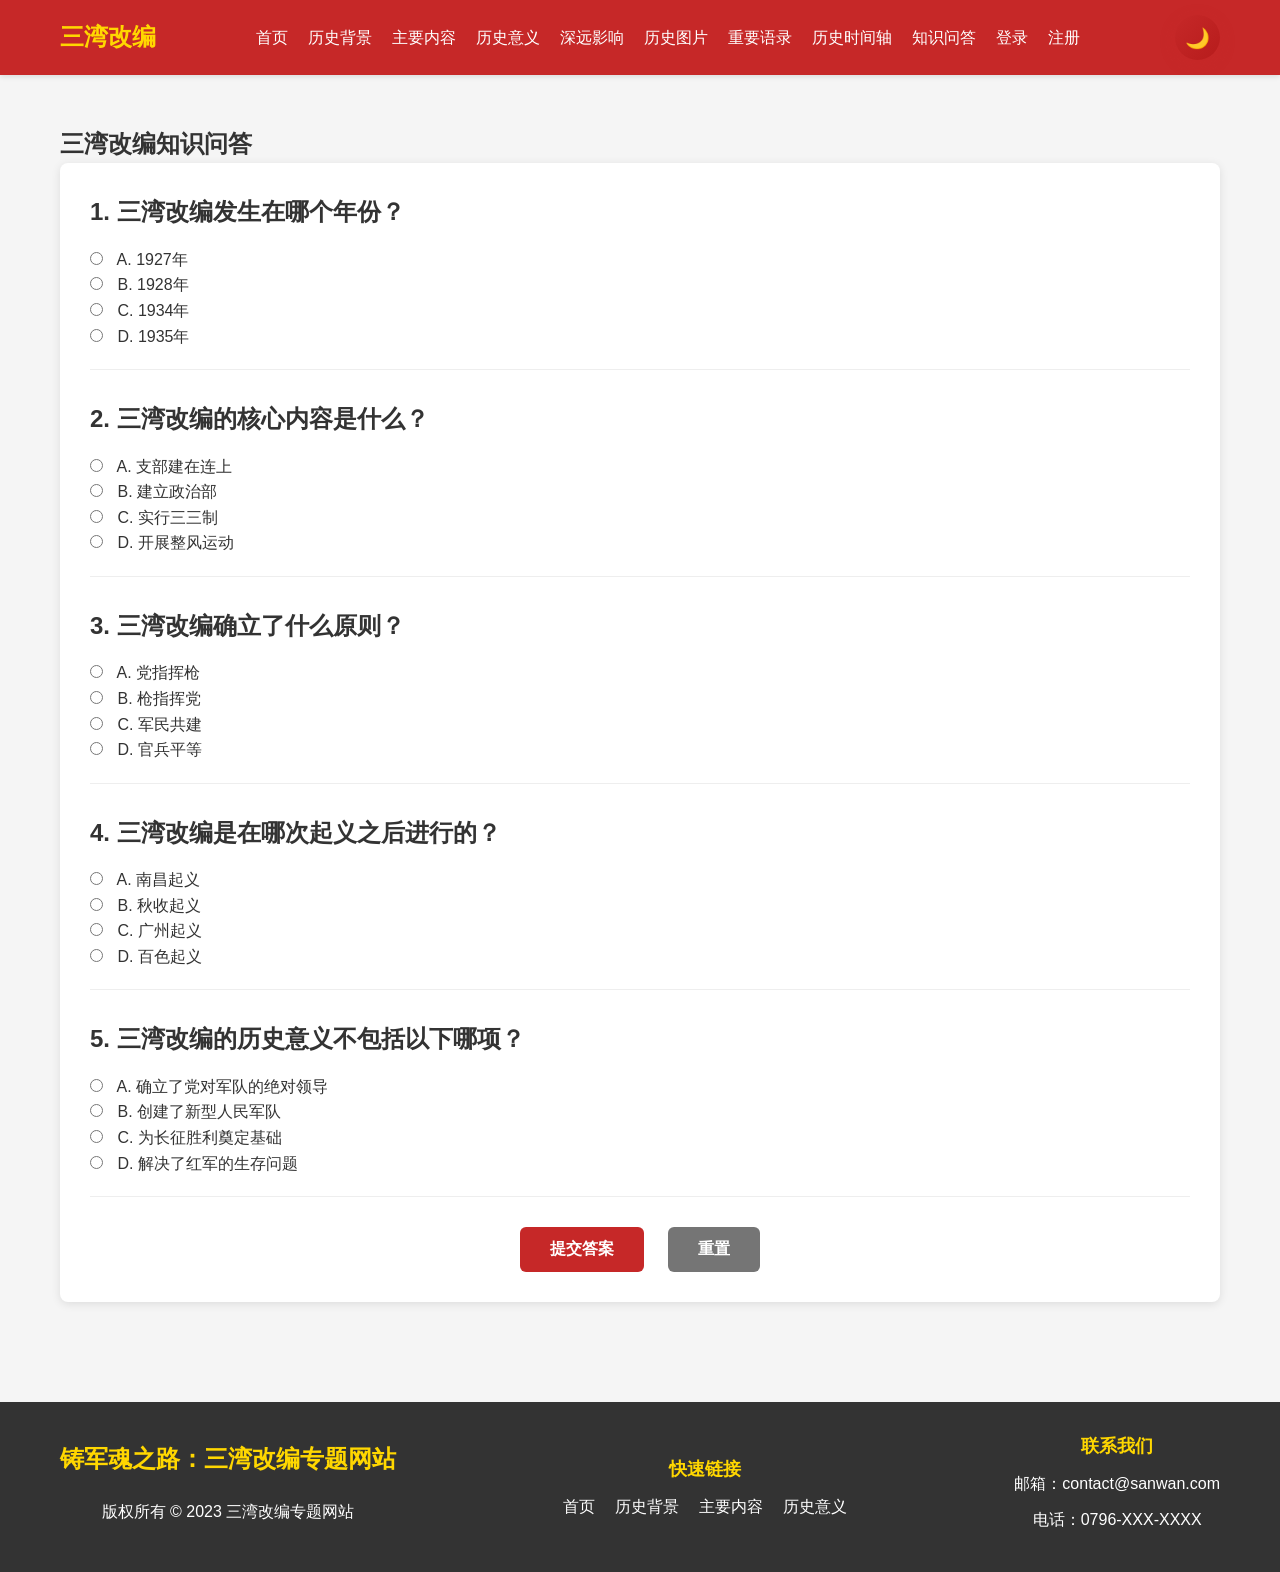
<file: pages/quiz.html>
<!DOCTYPE html>
<html lang="zh-CN">
<head>
    <meta charset="UTF-8">
    <meta name="viewport" content="width=device-width, initial-scale=1.0">
    <title>知识问答 - 三湾改编专题网站</title>
    <link rel="stylesheet" href="../css/style.css">
</head>
<body>
    <!-- 导航栏 -->
    <nav class="navbar">
        <div class="container">
            <div class="logo">
                <h1>三湾改编</h1>
            </div>
            <ul class="nav-links">
                <li><a href="../index.html">首页</a></li>
                <li><a href="background.html">历史背景</a></li>
                <li><a href="content.html">主要内容</a></li>
                <li><a href="significance.html">历史意义</a></li>
                <li><a href="influence.html">深远影响</a></li>
                <li><a href="gallery.html">历史图片</a></li>
                <li><a href="quotes.html">重要语录</a></li>
                <li><a href="timeline.html">历史时间轴</a></li>
                <li><a href="quiz.html">知识问答</a></li>
                <li><a href="login.html">登录</a></li>
                <li><a href="register.html">注册</a></li>
            </ul>
            <div class="hamburger">
                <span></span>
                <span></span>
                <span></span>
                <span class="menu-text">菜单</span>
            </div>
            <button class="theme-toggle" id="themeToggle" title="切换主题">
                <span class="theme-icon">🌙</span>
            </button>
        </div>
    </nav>

    <!-- 知识问答页面 -->
    <section class="quiz-section">
        <div class="container">
            <h2>三湾改编知识问答</h2>
            <div class="quiz-container">
                <div class="quiz-question" id="question1">
                    <h3>1. 三湾改编发生在哪个年份？</h3>
                    <div class="quiz-options">
                        <input type="radio" id="q1a1" name="q1" value="a">
                        <label for="q1a1">A. 1927年</label>
                        <br>
                        <input type="radio" id="q1a2" name="q1" value="b">
                        <label for="q1a2">B. 1928年</label>
                        <br>
                        <input type="radio" id="q1a3" name="q1" value="c">
                        <label for="q1a3">C. 1934年</label>
                        <br>
                        <input type="radio" id="q1a4" name="q1" value="d">
                        <label for="q1a4">D. 1935年</label>
                    </div>
                </div>
                <div class="quiz-question" id="question2">
                    <h3>2. 三湾改编的核心内容是什么？</h3>
                    <div class="quiz-options">
                        <input type="radio" id="q2a1" name="q2" value="a">
                        <label for="q2a1">A. 支部建在连上</label>
                        <br>
                        <input type="radio" id="q2a2" name="q2" value="b">
                        <label for="q2a2">B. 建立政治部</label>
                        <br>
                        <input type="radio" id="q2a3" name="q2" value="c">
                        <label for="q2a3">C. 实行三三制</label>
                        <br>
                        <input type="radio" id="q2a4" name="q2" value="d">
                        <label for="q2a4">D. 开展整风运动</label>
                    </div>
                </div>
                <div class="quiz-question" id="question3">
                    <h3>3. 三湾改编确立了什么原则？</h3>
                    <div class="quiz-options">
                        <input type="radio" id="q3a1" name="q3" value="a">
                        <label for="q3a1">A. 党指挥枪</label>
                        <br>
                        <input type="radio" id="q3a2" name="q3" value="b">
                        <label for="q3a2">B. 枪指挥党</label>
                        <br>
                        <input type="radio" id="q3a3" name="q3" value="c">
                        <label for="q3a3">C. 军民共建</label>
                        <br>
                        <input type="radio" id="q3a4" name="q3" value="d">
                        <label for="q3a4">D. 官兵平等</label>
                    </div>
                </div>
                <div class="quiz-question" id="question4">
                    <h3>4. 三湾改编是在哪次起义之后进行的？</h3>
                    <div class="quiz-options">
                        <input type="radio" id="q4a1" name="q4" value="a">
                        <label for="q4a1">A. 南昌起义</label>
                        <br>
                        <input type="radio" id="q4a2" name="q4" value="b">
                        <label for="q4a2">B. 秋收起义</label>
                        <br>
                        <input type="radio" id="q4a3" name="q4" value="c">
                        <label for="q4a3">C. 广州起义</label>
                        <br>
                        <input type="radio" id="q4a4" name="q4" value="d">
                        <label for="q4a4">D. 百色起义</label>
                    </div>
                </div>
                <div class="quiz-question" id="question5">
                    <h3>5. 三湾改编的历史意义不包括以下哪项？</h3>
                    <div class="quiz-options">
                        <input type="radio" id="q5a1" name="q5" value="a">
                        <label for="q5a1">A. 确立了党对军队的绝对领导</label>
                        <br>
                        <input type="radio" id="q5a2" name="q5" value="b">
                        <label for="q5a2">B. 创建了新型人民军队</label>
                        <br>
                        <input type="radio" id="q5a3" name="q5" value="c">
                        <label for="q5a3">C. 为长征胜利奠定基础</label>
                        <br>
                        <input type="radio" id="q5a4" name="q5" value="d">
                        <label for="q5a4">D. 解决了红军的生存问题</label>
                    </div>
                </div>
                <div class="quiz-actions">
                    <button id="submit-quiz" class="btn btn-primary">提交答案</button>
                    <button id="reset-quiz" class="btn btn-secondary">重置</button>
                </div>
                <div class="quiz-result" id="quiz-result"></div>
            </div>
        </div>
    </section>

    <!-- 页脚 -->
    <footer class="footer">
        <div class="container">
            <div class="footer-content">
                <div class="footer-info">
                    <h3>铸军魂之路：三湾改编专题网站</h3>
                    <p>版权所有 © 2023 三湾改编专题网站</p>
                </div>
                <div class="footer-links">
                    <h4>快速链接</h4>
                    <ul>
                        <li><a href="../index.html">首页</a></li>
                        <li><a href="background.html">历史背景</a></li>
                        <li><a href="content.html">主要内容</a></li>
                        <li><a href="significance.html">历史意义</a></li>
                    </ul>
                </div>
                <div class="footer-contact">
                    <h4>联系我们</h4>
                    <p>邮箱：contact@sanwan.com</p>
                    <p>电话：0796-XXX-XXXX</p>
                </div>
            </div>
        </div>
    </footer>

    <script src="../js/script.js"></script>
</body>
</html>
</file>
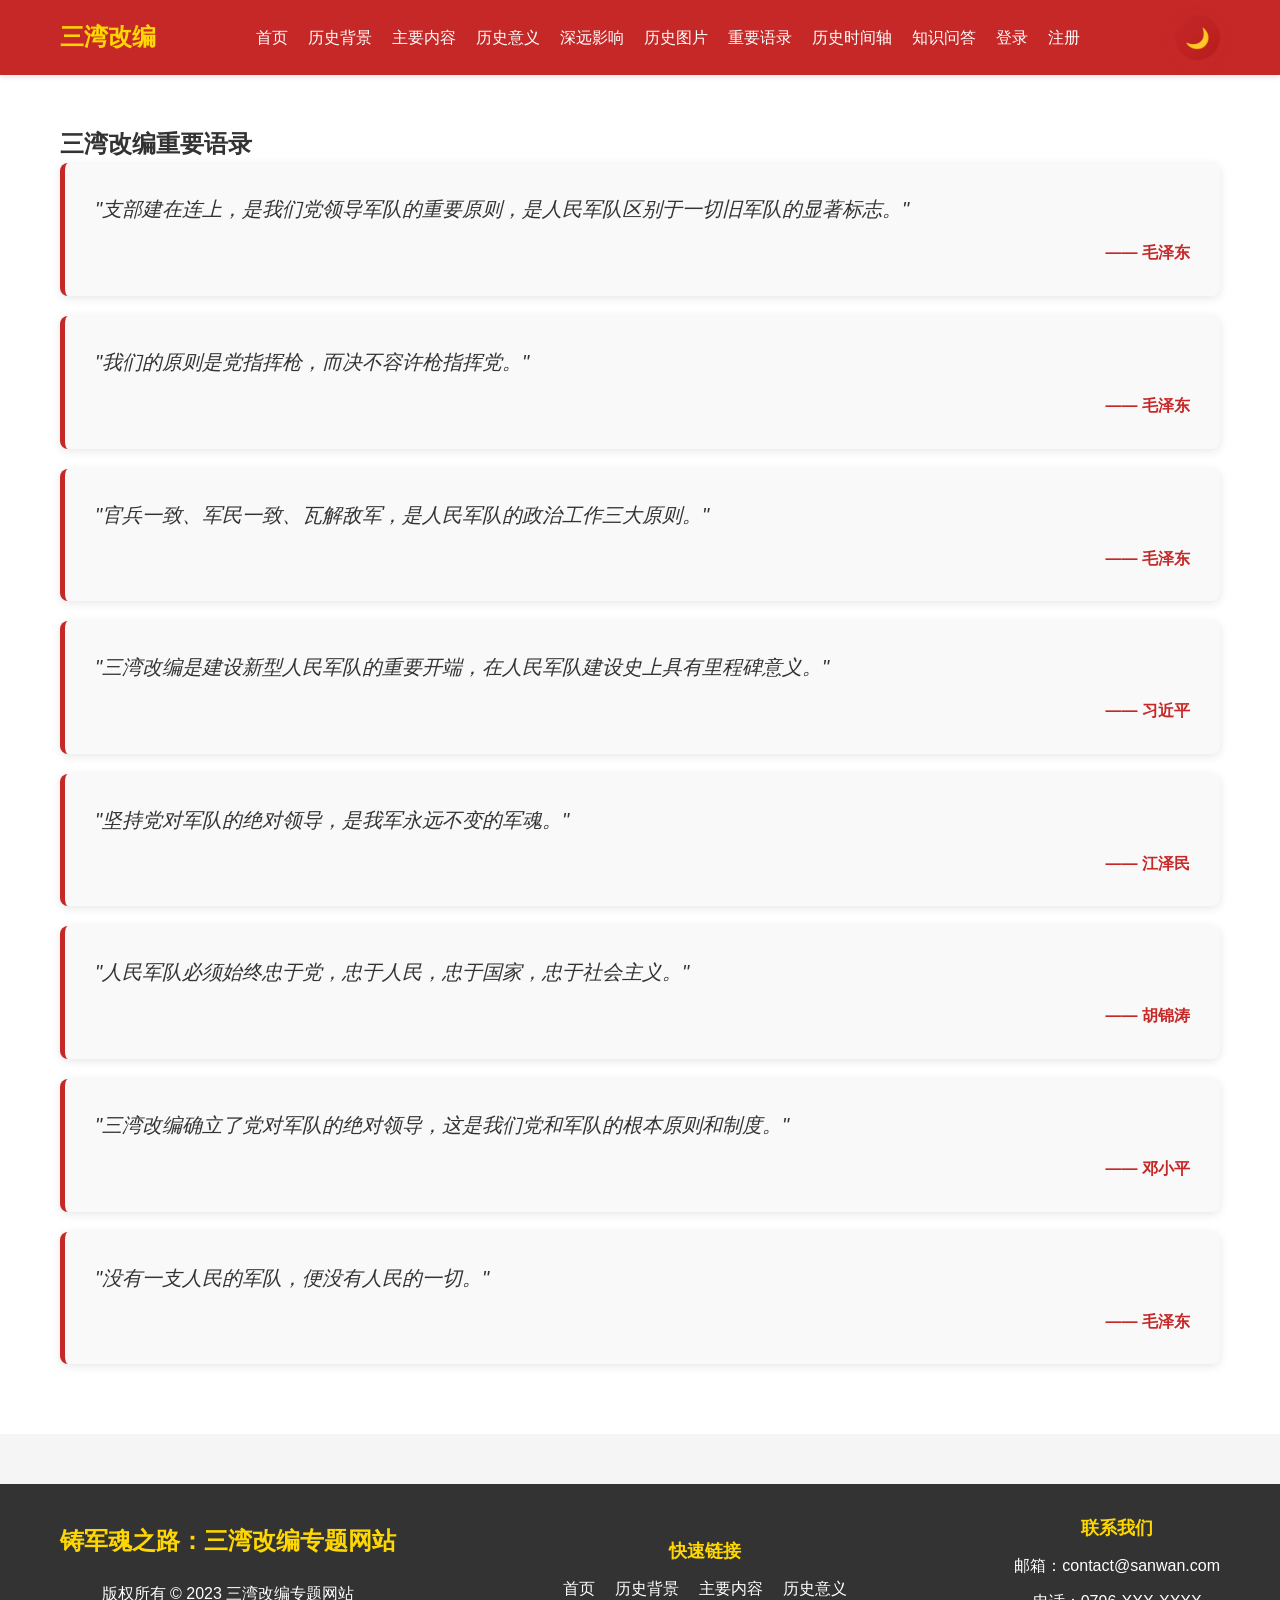
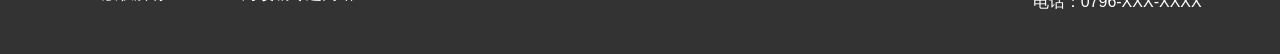
<file: pages/quotes.html>
<!DOCTYPE html>
<html lang="zh-CN">
<head>
    <meta charset="UTF-8">
    <meta name="viewport" content="width=device-width, initial-scale=1.0">
    <title>重要语录 - 三湾改编专题网站</title>
    <link rel="stylesheet" href="../css/style.css">
</head>
<body>
    <!-- 导航栏 -->
    <nav class="navbar">
        <div class="container">
            <div class="logo">
                <h1>三湾改编</h1>
            </div>
            <ul class="nav-links">
                <li><a href="../index.html">首页</a></li>
                <li><a href="background.html">历史背景</a></li>
                <li><a href="content.html">主要内容</a></li>
                <li><a href="significance.html">历史意义</a></li>
                <li><a href="influence.html">深远影响</a></li>
                <li><a href="gallery.html">历史图片</a></li>
                <li><a href="quotes.html">重要语录</a></li>
                <li><a href="timeline.html">历史时间轴</a></li>
                <li><a href="quiz.html">知识问答</a></li>
                <li><a href="login.html">登录</a></li>
                <li><a href="register.html">注册</a></li>
            </ul>
            <div class="hamburger">
                <span></span>
                <span></span>
                <span></span>
                <span class="menu-text">菜单</span>
            </div>
            <button class="theme-toggle" id="themeToggle" title="切换主题">
                <span class="theme-icon">🌙</span>
            </button>
        </div>
    </nav>

    <!-- 重要语录页面 -->
    <section class="quotes-section">
        <div class="container">
            <h2>三湾改编重要语录</h2>
            <div class="quotes-list">
                <div class="quote-item">
                    <div class="quote-text">"支部建在连上，是我们党领导军队的重要原则，是人民军队区别于一切旧军队的显著标志。"</div>
                    <div class="quote-author">—— 毛泽东</div>
                </div>
                <div class="quote-item">
                    <div class="quote-text">"我们的原则是党指挥枪，而决不容许枪指挥党。"</div>
                    <div class="quote-author">—— 毛泽东</div>
                </div>
                <div class="quote-item">
                    <div class="quote-text">"官兵一致、军民一致、瓦解敌军，是人民军队的政治工作三大原则。"</div>
                    <div class="quote-author">—— 毛泽东</div>
                </div>
                <div class="quote-item">
                    <div class="quote-text">"三湾改编是建设新型人民军队的重要开端，在人民军队建设史上具有里程碑意义。"</div>
                    <div class="quote-author">—— 习近平</div>
                </div>
                <div class="quote-item">
                    <div class="quote-text">"坚持党对军队的绝对领导，是我军永远不变的军魂。"</div>
                    <div class="quote-author">—— 江泽民</div>
                </div>
                <div class="quote-item">
                    <div class="quote-text">"人民军队必须始终忠于党，忠于人民，忠于国家，忠于社会主义。"</div>
                    <div class="quote-author">—— 胡锦涛</div>
                </div>
                <div class="quote-item">
                    <div class="quote-text">"三湾改编确立了党对军队的绝对领导，这是我们党和军队的根本原则和制度。"</div>
                    <div class="quote-author">—— 邓小平</div>
                </div>
                <div class="quote-item">
                    <div class="quote-text">"没有一支人民的军队，便没有人民的一切。"</div>
                    <div class="quote-author">—— 毛泽东</div>
                </div>
            </div>
        </div>
    </section>

    <!-- 页脚 -->
    <footer class="footer">
        <div class="container">
            <div class="footer-content">
                <div class="footer-info">
                    <h3>铸军魂之路：三湾改编专题网站</h3>
                    <p>版权所有 © 2023 三湾改编专题网站</p>
                </div>
                <div class="footer-links">
                    <h4>快速链接</h4>
                    <ul>
                        <li><a href="../index.html">首页</a></li>
                        <li><a href="background.html">历史背景</a></li>
                        <li><a href="content.html">主要内容</a></li>
                        <li><a href="significance.html">历史意义</a></li>
                    </ul>
                </div>
                <div class="footer-contact">
                    <h4>联系我们</h4>
                    <p>邮箱：contact@sanwan.com</p>
                    <p>电话：0796-XXX-XXXX</p>
                </div>
            </div>
        </div>
    </footer>

    <script src="../js/script.js"></script>
</body>
</html>
</file>
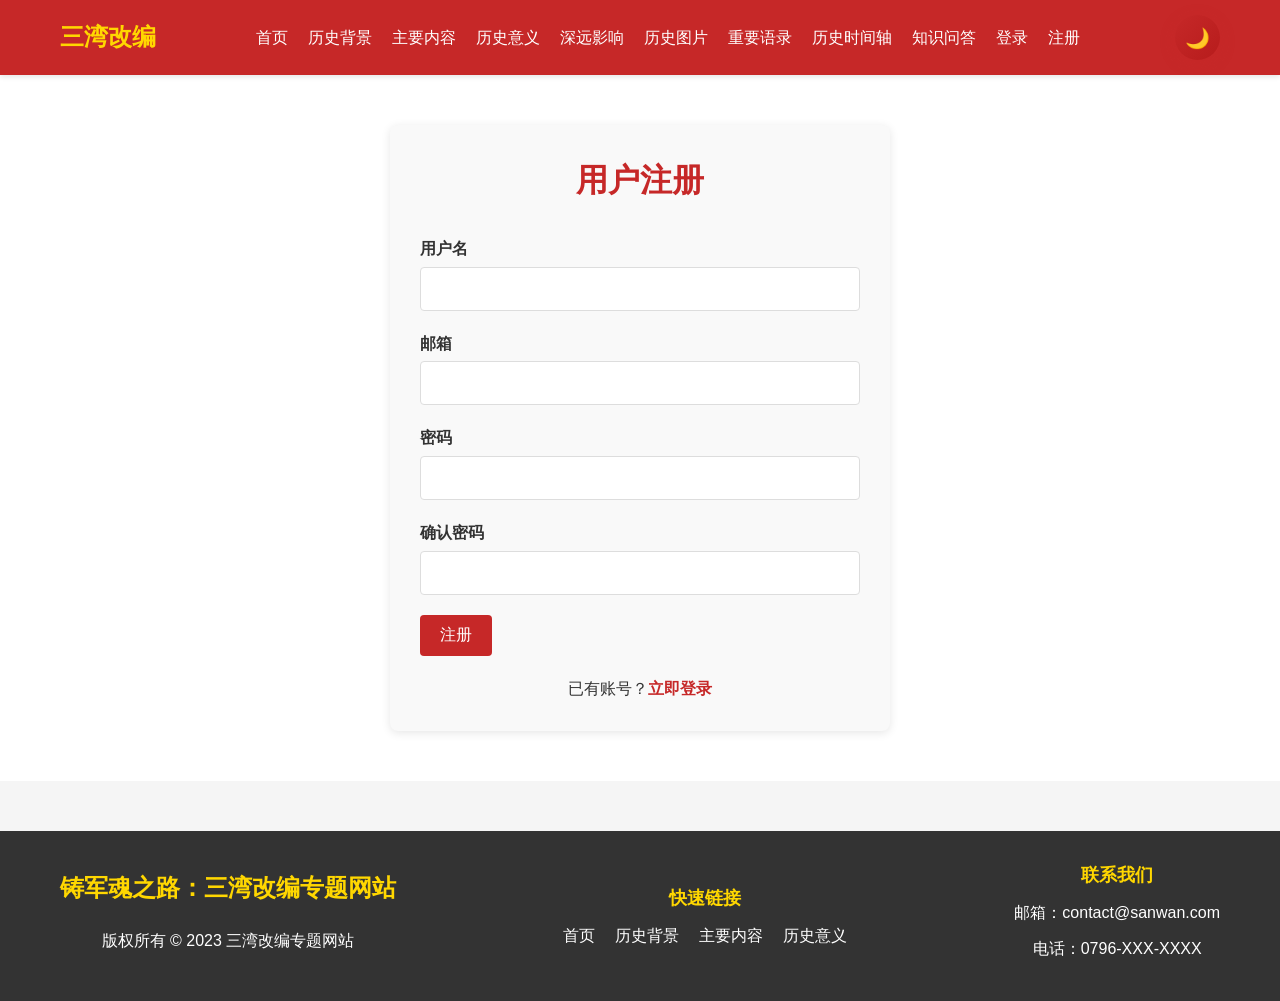
<file: pages/register.html>
<!DOCTYPE html>
<html lang="zh-CN">
<head>
    <meta charset="UTF-8">
    <meta name="viewport" content="width=device-width, initial-scale=1.0">
    <title>注册 - 三湾改编专题网站</title>
    <link rel="stylesheet" href="../css/style.css">
</head>
<body>
    <!-- 导航栏 -->
    <nav class="navbar">
        <div class="container">
            <div class="logo">
                <h1>三湾改编</h1>
            </div>
            <ul class="nav-links">
                <li><a href="../index.html">首页</a></li>
                <li><a href="background.html">历史背景</a></li>
                <li><a href="content.html">主要内容</a></li>
                <li><a href="significance.html">历史意义</a></li>
                <li><a href="influence.html">深远影响</a></li>
                <li><a href="gallery.html">历史图片</a></li>
                <li><a href="quotes.html">重要语录</a></li>
                <li><a href="timeline.html">历史时间轴</a></li>
                <li><a href="quiz.html">知识问答</a></li>
                <li><a href="login.html">登录</a></li>
                <li><a href="register.html">注册</a></li>
            </ul>
            <div class="hamburger">
                <span></span>
                <span></span>
                <span></span>
                <span class="menu-text">菜单</span>
            </div>
            <button class="theme-toggle" id="themeToggle" title="切换主题">
                <span class="theme-icon">🌙</span>
            </button>
        </div>
    </nav>

    <!-- 注册页面内容 -->
    <section class="register-section">
        <div class="container">
            <div class="register-form">
                <h2>用户注册</h2>
                <form id="registerForm">
                    <div class="form-group">
                        <label for="username">用户名</label>
                        <input type="text" id="username" name="username" required>
                    </div>
                    <div class="form-group">
                        <label for="email">邮箱</label>
                        <input type="email" id="email" name="email" required>
                    </div>
                    <div class="form-group">
                        <label for="password">密码</label>
                        <input type="password" id="password" name="password" required>
                    </div>
                    <div class="form-group">
                        <label for="confirmPassword">确认密码</label>
                        <input type="password" id="confirmPassword" name="confirmPassword" required>
                    </div>
                    <div class="form-group">
                        <button type="submit" class="btn btn-primary">注册</button>
                    </div>
                    <div class="form-link">
                        <p>已有账号？<a href="login.html">立即登录</a></p>
                    </div>
                </form>
            </div>
        </div>
    </section>

    <!-- 页脚 -->
    <footer class="footer">
        <div class="container">
            <div class="footer-content">
                <div class="footer-info">
                    <h3>铸军魂之路：三湾改编专题网站</h3>
                    <p>版权所有 © 2023 三湾改编专题网站</p>
                </div>
                <div class="footer-links">
                    <h4>快速链接</h4>
                    <ul>
                        <li><a href="../index.html">首页</a></li>
                        <li><a href="background.html">历史背景</a></li>
                        <li><a href="content.html">主要内容</a></li>
                        <li><a href="significance.html">历史意义</a></li>
                    </ul>
                </div>
                <div class="footer-contact">
                    <h4>联系我们</h4>
                    <p>邮箱：contact@sanwan.com</p>
                    <p>电话：0796-XXX-XXXX</p>
                </div>
            </div>
        </div>
    </footer>

    <script src="../js/script.js"></script>
</body>
</html>
</file>
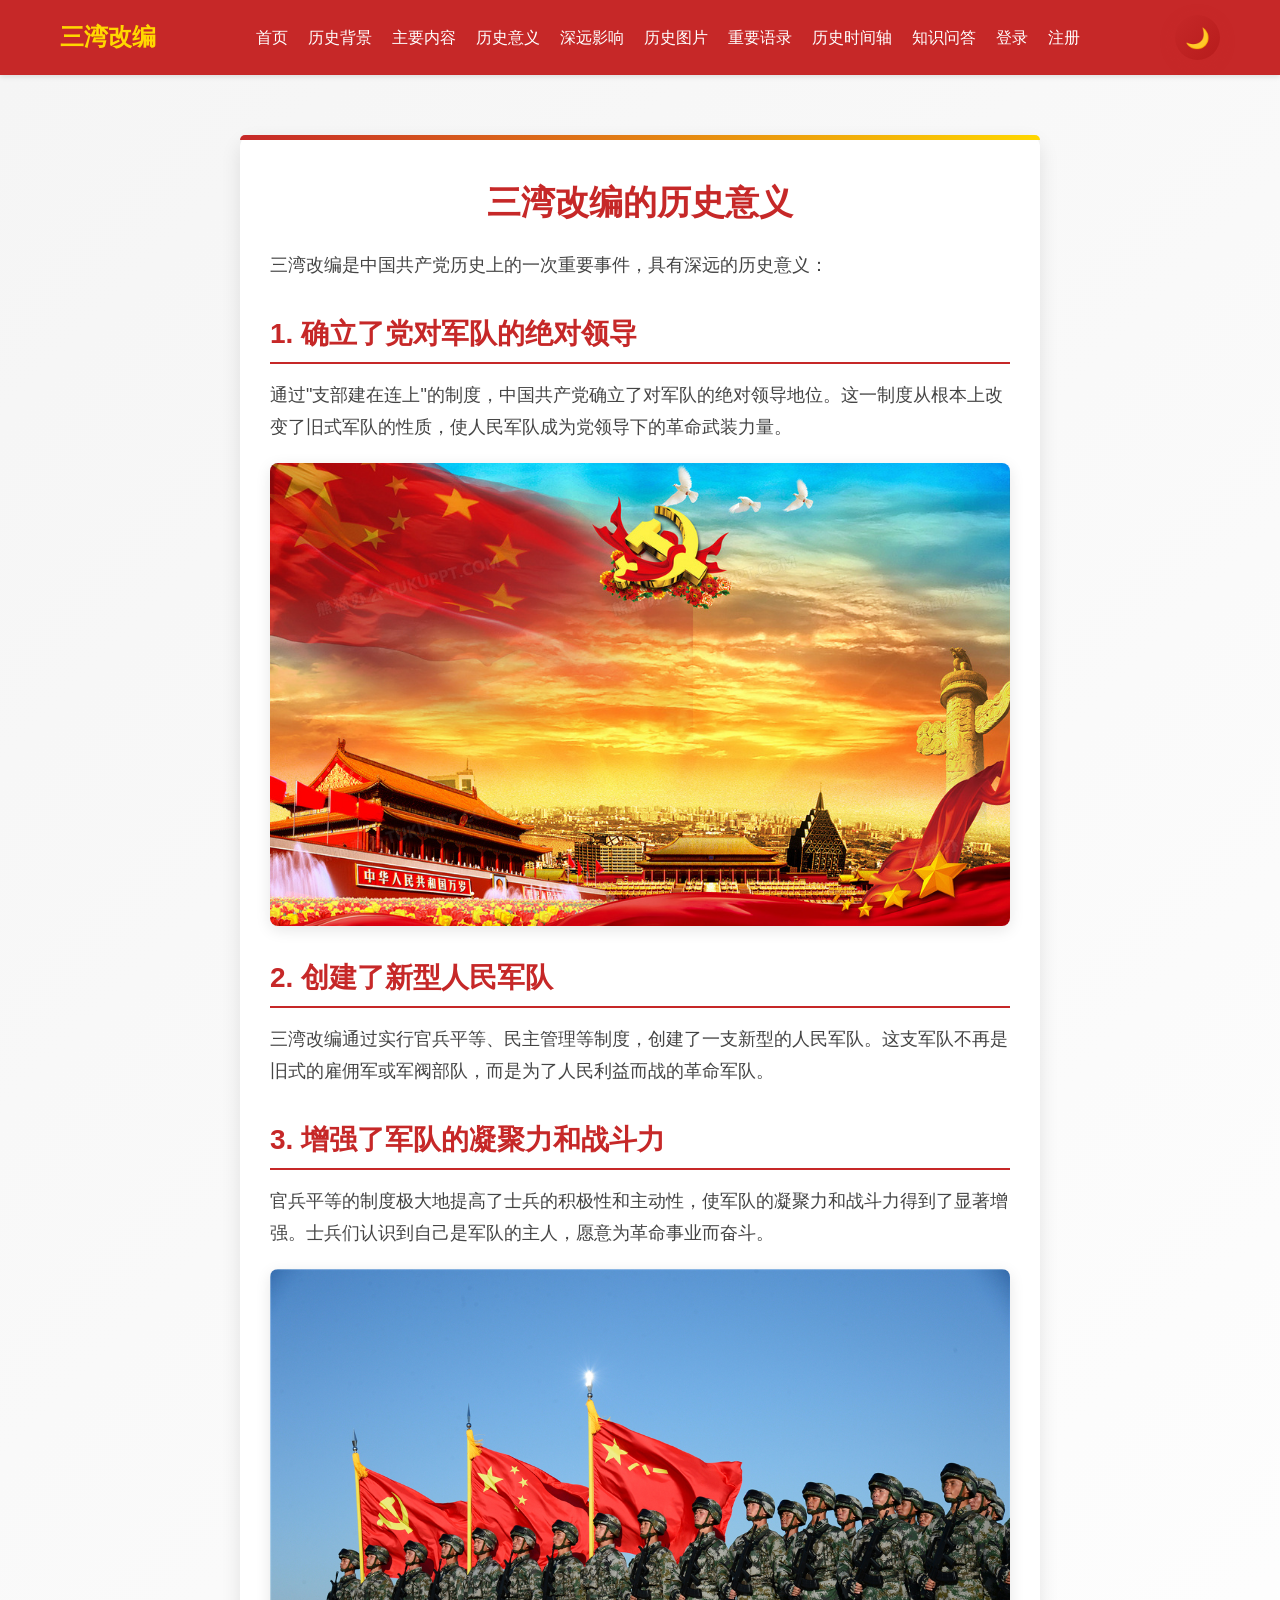
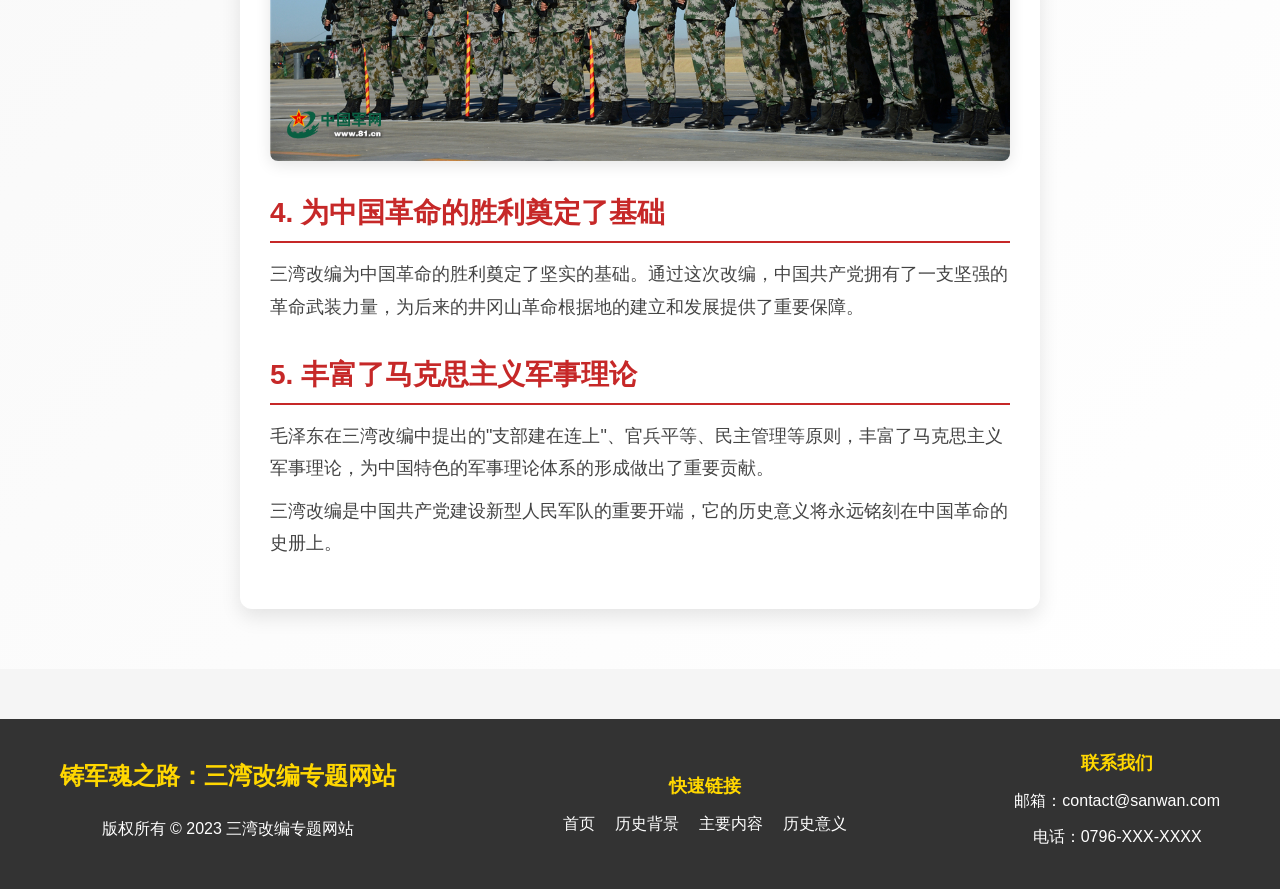
<file: pages/significance.html>
<!DOCTYPE html>
<html lang="zh-CN">
<head>
    <meta charset="UTF-8">
    <meta name="viewport" content="width=device-width, initial-scale=1.0">
    <title>历史意义 - 三湾改编专题网站</title>
    <link rel="stylesheet" href="../css/style.css">
</head>
<body>
    <!-- 导航栏 -->
    <nav class="navbar">
        <div class="container">
            <div class="logo">
                <h1>三湾改编</h1>
            </div>
            <ul class="nav-links">
                <li><a href="../index.html">首页</a></li>
                <li><a href="background.html">历史背景</a></li>
                <li><a href="content.html">主要内容</a></li>
                <li><a href="significance.html">历史意义</a></li>
                <li><a href="influence.html">深远影响</a></li>
                <li><a href="gallery.html">历史图片</a></li>
                <li><a href="quotes.html">重要语录</a></li>
                <li><a href="timeline.html">历史时间轴</a></li>
                <li><a href="quiz.html">知识问答</a></li>
                <li><a href="login.html">登录</a></li>
                <li><a href="register.html">注册</a></li>
            </ul>
            <div class="hamburger">
                <span></span>
                <span></span>
                <span></span>
                <span class="menu-text">菜单</span>
            </div>
            <button class="theme-toggle" id="themeToggle" title="切换主题">
                <span class="theme-icon">🌙</span>
            </button>
        </div>
    </nav>

    <!-- 历史意义页面 -->
    <section class="detail-section">
        <div class="container">
            <div class="detail-content">
                <h2>三湾改编的历史意义</h2>
                
                <p>三湾改编是中国共产党历史上的一次重要事件，具有深远的历史意义：</p>
                
                <h3>1. 确立了党对军队的绝对领导</h3>
                <p>通过"支部建在连上"的制度，中国共产党确立了对军队的绝对领导地位。这一制度从根本上改变了旧式军队的性质，使人民军队成为党领导下的革命武装力量。</p>
                
                <img src="../images/dang.png" alt="党对军队的绝对领导">
                
                <h3>2. 创建了新型人民军队</h3>
                <p>三湾改编通过实行官兵平等、民主管理等制度，创建了一支新型的人民军队。这支军队不再是旧式的雇佣军或军阀部队，而是为了人民利益而战的革命军队。</p>
                
                <h3>3. 增强了军队的凝聚力和战斗力</h3>
                <p>官兵平等的制度极大地提高了士兵的积极性和主动性，使军队的凝聚力和战斗力得到了显著增强。士兵们认识到自己是军队的主人，愿意为革命事业而奋斗。</p>
                
                <img src="../images/jun.png" alt="军队凝聚力">
                
                <h3>4. 为中国革命的胜利奠定了基础</h3>
                <p>三湾改编为中国革命的胜利奠定了坚实的基础。通过这次改编，中国共产党拥有了一支坚强的革命武装力量，为后来的井冈山革命根据地的建立和发展提供了重要保障。</p>
                
                <h3>5. 丰富了马克思主义军事理论</h3>
                <p>毛泽东在三湾改编中提出的"支部建在连上"、官兵平等、民主管理等原则，丰富了马克思主义军事理论，为中国特色的军事理论体系的形成做出了重要贡献。</p>
                
                <p>三湾改编是中国共产党建设新型人民军队的重要开端，它的历史意义将永远铭刻在中国革命的史册上。</p>
            </div>
        </div>
    </section>

    <!-- 页脚 -->
    <footer class="footer">
        <div class="container">
            <div class="footer-content">
                <div class="footer-info">
                    <h3>铸军魂之路：三湾改编专题网站</h3>
                    <p>版权所有 © 2023 三湾改编专题网站</p>
                </div>
                <div class="footer-links">
                    <h4>快速链接</h4>
                    <ul>
                        <li><a href="../index.html">首页</a></li>
                        <li><a href="background.html">历史背景</a></li>
                        <li><a href="content.html">主要内容</a></li>
                        <li><a href="significance.html">历史意义</a></li>
                    </ul>
                </div>
                <div class="footer-contact">
                    <h4>联系我们</h4>
                    <p>邮箱：contact@sanwan.com</p>
                    <p>电话：0796-XXX-XXXX</p>
                </div>
            </div>
        </div>
    </footer>

    <script src="../js/script.js"></script>
</body>
</html>
</file>
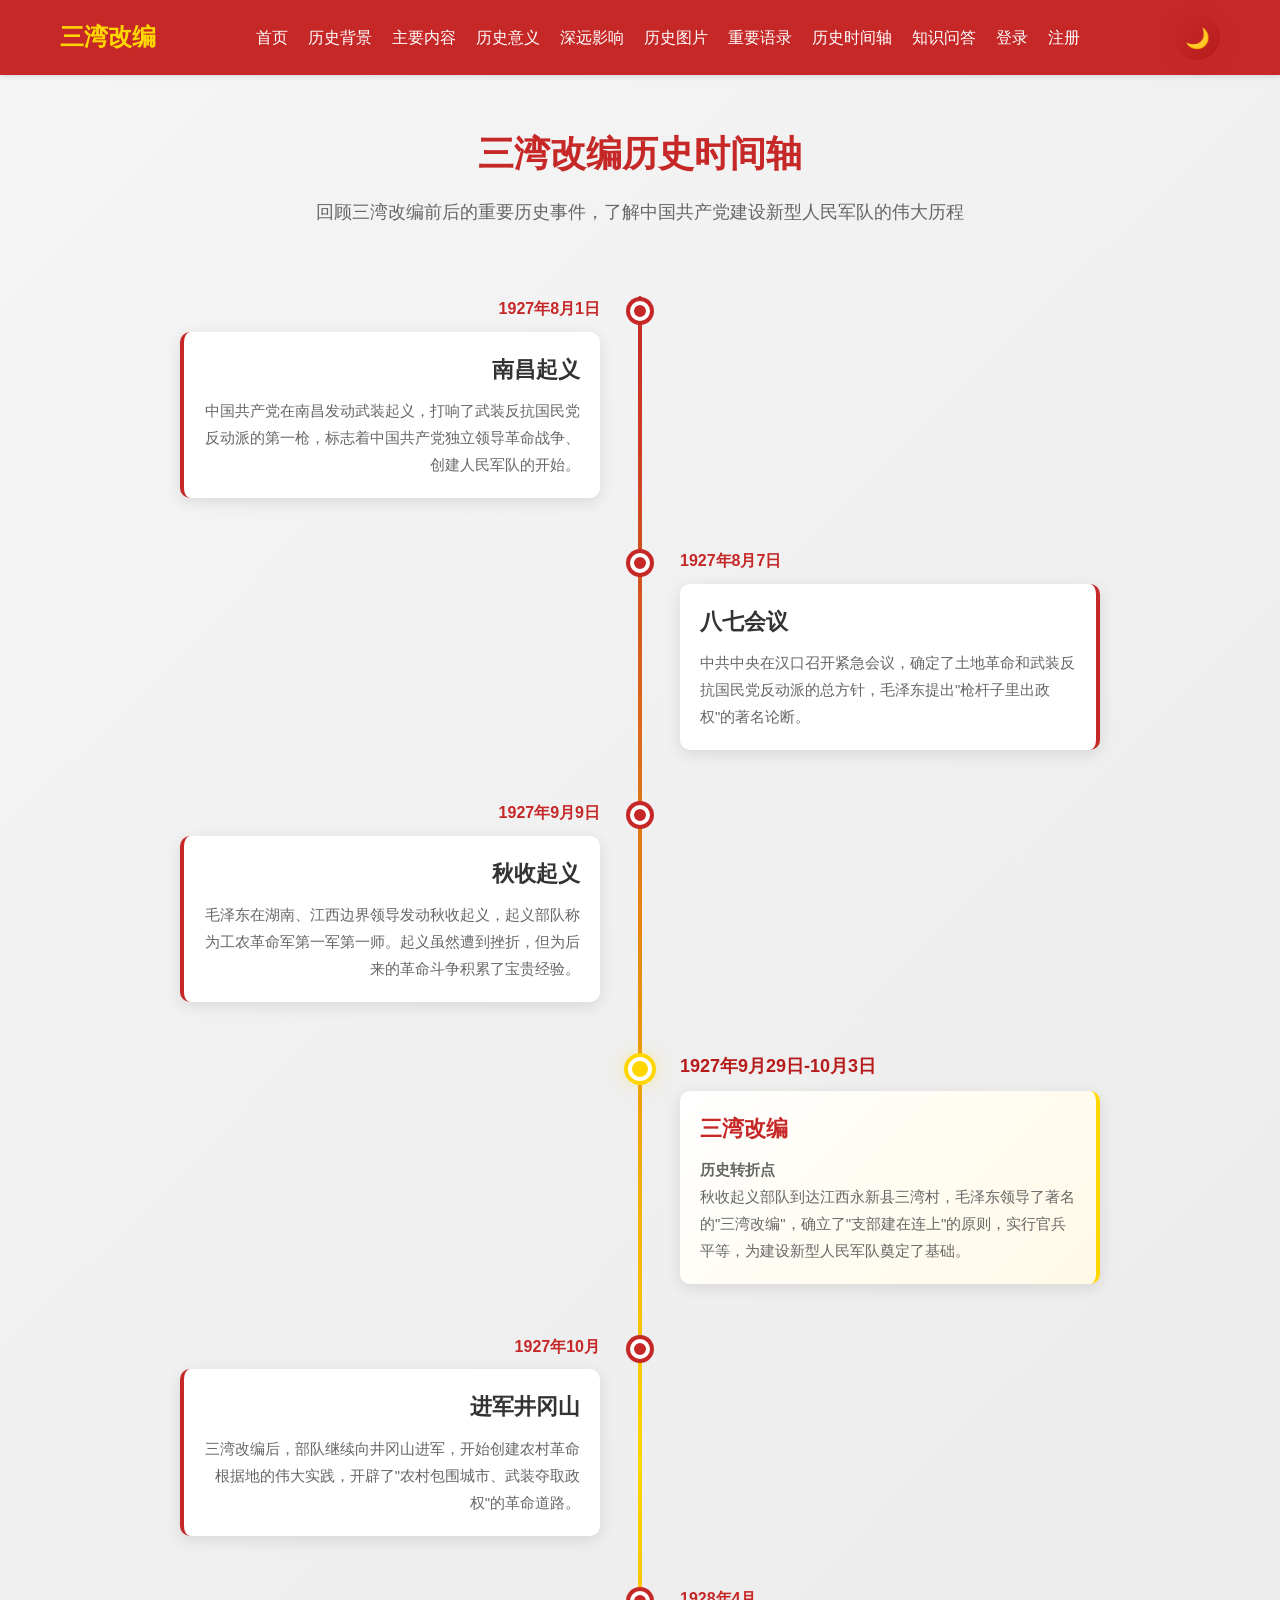
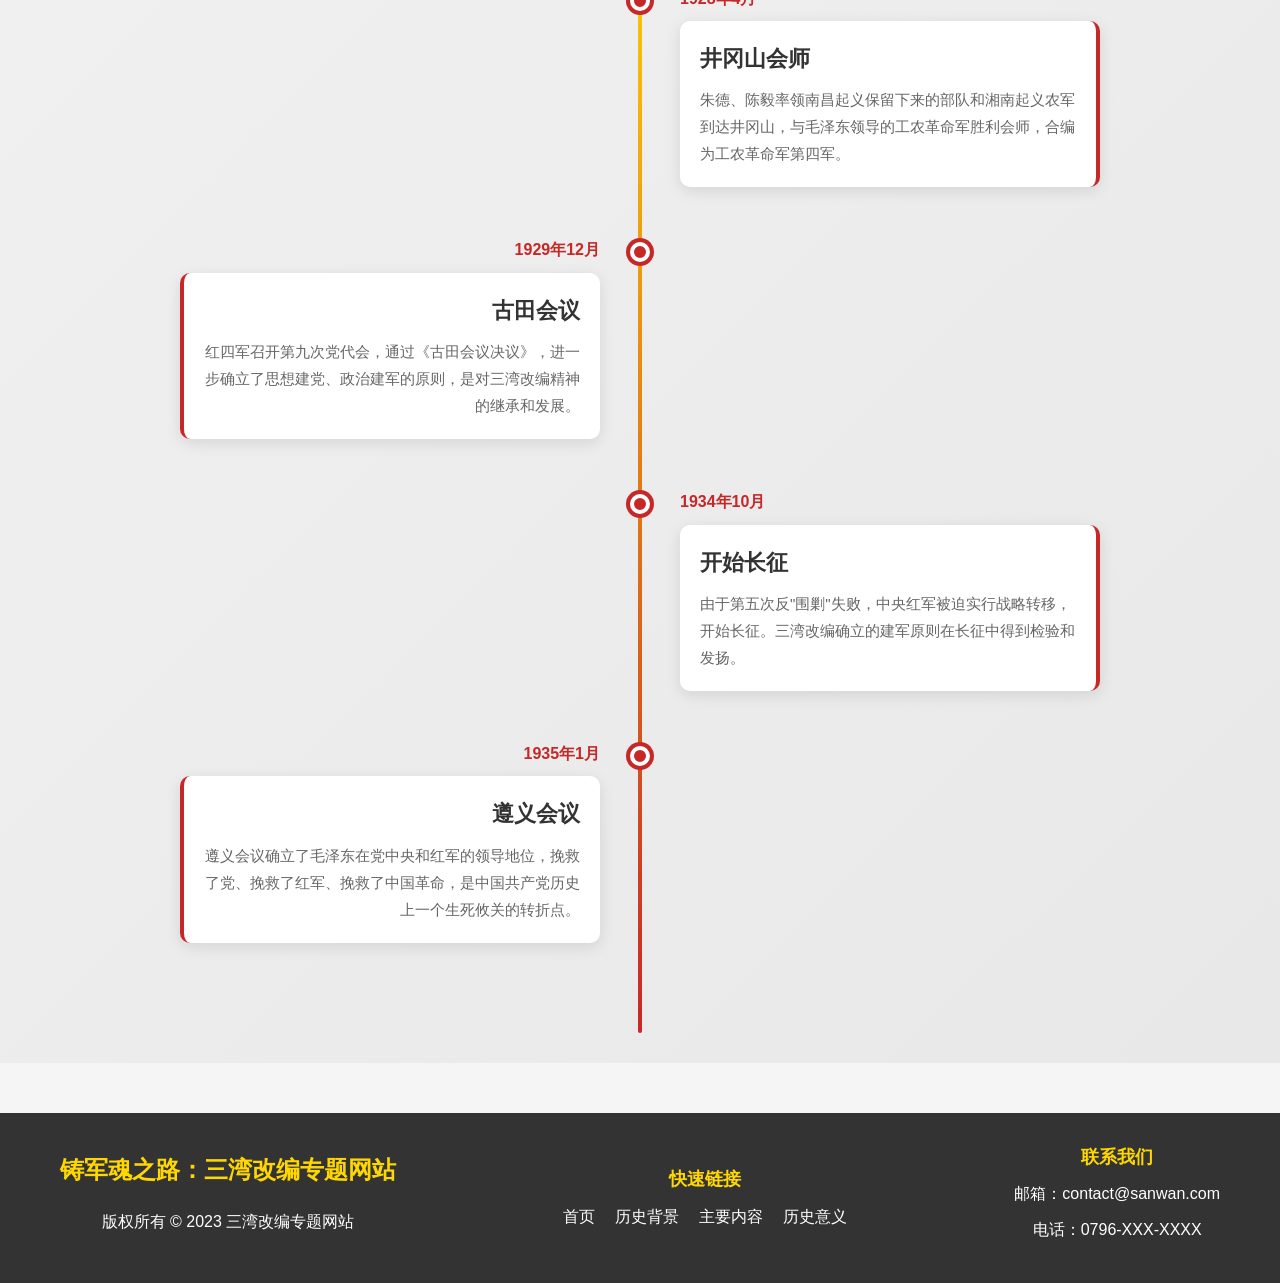
<file: pages/timeline.html>
<!DOCTYPE html>
<html lang="zh-CN">
<head>
    <meta charset="UTF-8">
    <meta name="viewport" content="width=device-width, initial-scale=1.0">
    <title>历史时间轴 - 三湾改编专题网站</title>
    <link rel="stylesheet" href="../css/style.css">
    <link href="https://unpkg.com/aos@2.3.1/dist/aos.css" rel="stylesheet">
</head>
<body>
    <!-- 导航栏 -->
    <nav class="navbar">
        <div class="container">
            <div class="logo">
                <h1>三湾改编</h1>
            </div>
            <ul class="nav-links">
                <li><a href="../index.html">首页</a></li>
                <li><a href="background.html">历史背景</a></li>
                <li><a href="content.html">主要内容</a></li>
                <li><a href="significance.html">历史意义</a></li>
                <li><a href="influence.html">深远影响</a></li>
                <li><a href="gallery.html">历史图片</a></li>
                <li><a href="quotes.html">重要语录</a></li>
                <li><a href="timeline.html">历史时间轴</a></li>
                <li><a href="quiz.html">知识问答</a></li>
                <li><a href="login.html">登录</a></li>
                <li><a href="register.html">注册</a></li>
            </ul>
            <div class="hamburger">
                <span></span>
                <span></span>
                <span></span>
                <span class="menu-text">菜单</span>
            </div>
            <button class="theme-toggle" id="themeToggle" title="切换主题">
                <span class="theme-icon">🌙</span>
            </button>
        </div>
    </nav>

    <!-- 时间轴页面 -->
    <section class="timeline-section">
        <div class="container">
            <h2>三湾改编历史时间轴</h2>
            <p class="timeline-intro">回顾三湾改编前后的重要历史事件，了解中国共产党建设新型人民军队的伟大历程</p>
            
            <div class="timeline">
                <!-- 时间轴项目 -->
                <div class="timeline-item" data-aos="fade-up" data-aos-delay="0">
                    <div class="timeline-dot"></div>
                    <div class="timeline-date">1927年8月1日</div>
                    <div class="timeline-content">
                        <h3>南昌起义</h3>
                        <p>中国共产党在南昌发动武装起义，打响了武装反抗国民党反动派的第一枪，标志着中国共产党独立领导革命战争、创建人民军队的开始。</p>
                    </div>
                </div>

                <div class="timeline-item" data-aos="fade-up" data-aos-delay="100">
                    <div class="timeline-dot"></div>
                    <div class="timeline-date">1927年8月7日</div>
                    <div class="timeline-content">
                        <h3>八七会议</h3>
                        <p>中共中央在汉口召开紧急会议，确定了土地革命和武装反抗国民党反动派的总方针，毛泽东提出"枪杆子里出政权"的著名论断。</p>
                    </div>
                </div>

                <div class="timeline-item" data-aos="fade-up" data-aos-delay="200">
                    <div class="timeline-dot"></div>
                    <div class="timeline-date">1927年9月9日</div>
                    <div class="timeline-content">
                        <h3>秋收起义</h3>
                        <p>毛泽东在湖南、江西边界领导发动秋收起义，起义部队称为工农革命军第一军第一师。起义虽然遭到挫折，但为后来的革命斗争积累了宝贵经验。</p>
                    </div>
                </div>

                <div class="timeline-item highlight" data-aos="zoom-in" data-aos-delay="300">
                    <div class="timeline-dot"></div>
                    <div class="timeline-date">1927年9月29日-10月3日</div>
                    <div class="timeline-content">
                        <h3>三湾改编</h3>
                        <p><strong>历史转折点</strong></p>
                        <p>秋收起义部队到达江西永新县三湾村，毛泽东领导了著名的"三湾改编"，确立了"支部建在连上"的原则，实行官兵平等，为建设新型人民军队奠定了基础。</p>
                    </div>
                </div>

                <div class="timeline-item" data-aos="fade-up" data-aos-delay="400">
                    <div class="timeline-dot"></div>
                    <div class="timeline-date">1927年10月</div>
                    <div class="timeline-content">
                        <h3>进军井冈山</h3>
                        <p>三湾改编后，部队继续向井冈山进军，开始创建农村革命根据地的伟大实践，开辟了"农村包围城市、武装夺取政权"的革命道路。</p>
                    </div>
                </div>

                <div class="timeline-item" data-aos="fade-up" data-aos-delay="500">
                    <div class="timeline-dot"></div>
                    <div class="timeline-date">1928年4月</div>
                    <div class="timeline-content">
                        <h3>井冈山会师</h3>
                        <p>朱德、陈毅率领南昌起义保留下来的部队和湘南起义农军到达井冈山，与毛泽东领导的工农革命军胜利会师，合编为工农革命军第四军。</p>
                    </div>
                </div>

                <div class="timeline-item" data-aos="fade-up" data-aos-delay="600">
                    <div class="timeline-dot"></div>
                    <div class="timeline-date">1929年12月</div>
                    <div class="timeline-content">
                        <h3>古田会议</h3>
                        <p>红四军召开第九次党代会，通过《古田会议决议》，进一步确立了思想建党、政治建军的原则，是对三湾改编精神的继承和发展。</p>
                    </div>
                </div>

                <div class="timeline-item" data-aos="fade-up" data-aos-delay="700">
                    <div class="timeline-dot"></div>
                    <div class="timeline-date">1934年10月</div>
                    <div class="timeline-content">
                        <h3>开始长征</h3>
                        <p>由于第五次反"围剿"失败，中央红军被迫实行战略转移，开始长征。三湾改编确立的建军原则在长征中得到检验和发扬。</p>
                    </div>
                </div>

                <div class="timeline-item" data-aos="fade-up" data-aos-delay="800">
                    <div class="timeline-dot"></div>
                    <div class="timeline-date">1935年1月</div>
                    <div class="timeline-content">
                        <h3>遵义会议</h3>
                        <p>遵义会议确立了毛泽东在党中央和红军的领导地位，挽救了党、挽救了红军、挽救了中国革命，是中国共产党历史上一个生死攸关的转折点。</p>
                    </div>
                </div>
            </div>
        </div>
    </section>

    <!-- 页脚 -->
    <footer class="footer">
        <div class="container">
            <div class="footer-content">
                <div class="footer-info">
                    <h3>铸军魂之路：三湾改编专题网站</h3>
                    <p>版权所有 © 2023 三湾改编专题网站</p>
                </div>
                <div class="footer-links">
                    <h4>快速链接</h4>
                    <ul>
                        <li><a href="../index.html">首页</a></li>
                        <li><a href="background.html">历史背景</a></li>
                        <li><a href="content.html">主要内容</a></li>
                        <li><a href="significance.html">历史意义</a></li>
                    </ul>
                </div>
                <div class="footer-contact">
                    <h4>联系我们</h4>
                    <p>邮箱：contact@sanwan.com</p>
                    <p>电话：0796-XXX-XXXX</p>
                </div>
            </div>
        </div>
    </footer>

    <script src="https://unpkg.com/aos@2.3.1/dist/aos.js"></script>
    <script src="../js/script.js"></script>
</body>
</html>
</file>
<file: css/style.css>
/* 全局样式 */
* {
    margin: 0;
    padding: 0;
    box-sizing: border-box;
}
ul,li{
    list-style: none;
}
body {
    font-family: 'Microsoft YaHei', Arial, sans-serif;
    line-height: 1.6;
    color: #333;
    background-color: #f5f5f5;
}

.container {
    width: 100%;
    max-width: 1200px;
    margin: 0 auto;
    padding: 0 20px;
}

/* 导航栏样式 */
.navbar {
    background-color: #c62828;
    color: #fff;
    padding: 15px 0;
    position: sticky;
    top: 0;
    z-index: 1000;
    box-shadow: 0 2px 5px rgba(0, 0, 0, 0.1);
}

.navbar .container {
    display: flex;
    justify-content: space-between;
    align-items: center;
}

.navbar .logo h1 {
    font-size: 24px;
    font-weight: bold;
    color: #ffd700;
}

.nav-links {
    display: flex;
    list-style: none;
}

.nav-links li {
    margin-left: 20px;
}

.nav-links a {
    color: #fff;
    text-decoration: none;
    font-size: 16px;
    transition: color 0.3s ease;
}

.nav-links a:hover {
    color: #ffd700;
}

.hamburger {
    display: none;
    cursor: pointer;
    padding: 12px;
    border-radius: 8px;
    transition: all 0.3s ease;
    z-index: 1002;
    background: linear-gradient(135deg, #c62828, #b71c1c);
    border: 1px solid rgba(255, 255, 255, 0.2);
    backdrop-filter: blur(10px);
    position: relative;
    box-shadow: 0 4px 15px rgba(198, 40, 40, 0.3);
}

.hamburger:hover {
    background: linear-gradient(135deg, #b71c1c, #c62828);
    border-color: rgba(255, 255, 255, 0.3);
    transform: translateY(-2px);
    box-shadow: 0 6px 20px rgba(198, 40, 40, 0.4);
}

.hamburger::before {
    content: "☰";
    position: absolute;
    top: 50%;
    left: 50%;
    transform: translate(-50%, -50%);
    font-size: 18px;
    color: #fff;
    font-weight: bold;
    pointer-events: none;
    text-shadow: 0 1px 2px rgba(0, 0, 0, 0.3);
}

.hamburger:hover {
    background-color: rgba(255, 255, 255, 0.2);
    border-color: rgba(255, 255, 255, 0.5);
    transform: scale(1.05);
}

.hamburger span {
    display: block;
    width: 25px;
    height: 3px;
    background-color: #fff;
    margin: 5px 0;
    transition: all 0.3s ease;
    border-radius: 2px;
}

/* 汉堡菜单提示 */
.menu-text {
    position: absolute;
    top: 50%;
    right: 100%;
    transform: translateY(-50%);
    background: linear-gradient(135deg, rgba(0, 0, 0, 0.9), rgba(0, 0, 0, 0.7));
    color: #fff;
    padding: 8px 12px;
    border-radius: 6px;
    font-size: 13px;
    font-weight: 500;
    white-space: nowrap;
    opacity: 0;
    visibility: hidden;
    transition: all 0.3s ease;
    margin-right: 15px;
    pointer-events: auto;
    border: 1px solid rgba(255, 255, 255, 0.2);
    box-shadow: 0 4px 12px rgba(0, 0, 0, 0.3);
    cursor: pointer;
}

.hamburger:hover .menu-text {
    opacity: 1;
    visibility: visible;
}

.hamburger.active {
    background: linear-gradient(135deg, #d32f2f, #f44336);
    box-shadow: 0 4px 15px rgba(244, 67, 54, 0.4);
}

.hamburger.active:hover {
    background: linear-gradient(135deg, #f44336, #d32f2f);
}

/* 柔和脉冲动画 */
@keyframes gentlePulse {
    0% {
        transform: translateY(-50%) scale(1);
        box-shadow: 0 4px 12px rgba(0, 0, 0, 0.4);
    }
    50% {
        transform: translateY(-50%) scale(1.02);
        box-shadow: 0 6px 16px rgba(0, 0, 0, 0.5);
    }
    100% {
        transform: translateY(-50%) scale(1);
        box-shadow: 0 4px 12px rgba(0, 0, 0, 0.4);
    }
}

/* 轮播图样式 */
.carousel {
    position: relative;
    height: 500px;
    overflow: hidden;
    background-color: #000;
}

.carousel-inner {
    height: 100%;
    position: relative;
}

.carousel-item {
    position: absolute;
    top: 0;
    left: 0;
    width: 100%;
    height: 100%;
    opacity: 0;
    transition: opacity 0.5s ease;
    display: flex;
    justify-content: center;
    align-items: center;
}

.carousel-item.active {
    opacity: 1;
}

.carousel-item:nth-child(1) {
    background: linear-gradient(rgba(0, 0, 0, 0.3), rgba(0, 0, 0, 0.3)), url('../images/w1.jpg') center/cover;
}

.carousel-item:nth-child(2) {
    background: linear-gradient(rgba(0, 0, 0, 0.3), rgba(0, 0, 0, 0.3)), url('../images/w2.jpg') center/cover;
}

.carousel-item:nth-child(3) {
    background: linear-gradient(rgba(0, 0, 0, 0.3), rgba(0, 0, 0, 0.3)), url('../images/w3.jpg') center/cover;
}

.carousel-content {
    text-align: center;
    color: #fff;
}

.carousel-content h2 {
    font-size: 48px;
    margin-bottom: 20px;
    color: #ffd700;
}

.carousel-content p {
    font-size: 24px;
}

.carousel-prev, .carousel-next {
    position: absolute;
    top: 50%;
    transform: translateY(-50%);
    background-color: rgba(0, 0, 0, 0.5);
    color: #fff;
    border: none;
    font-size: 24px;
    padding: 10px 15px;
    cursor: pointer;
    z-index: 10;
    transition: background-color 0.3s ease;
}

.carousel-prev {
    left: 20px;
}

.carousel-next {
    right: 20px;
}

.carousel-prev:hover, .carousel-next:hover {
    background-color: rgba(0, 0, 0, 0.8);
}

.carousel-indicators {
    position: absolute;
    bottom: 20px;
    left: 50%;
    transform: translateX(-50%);
    display: flex;
    gap: 10px;
}

.indicator {
    width: 15px;
    height: 15px;
    border-radius: 50%;
    background-color: rgba(255, 255, 255, 0.5);
    cursor: pointer;
    transition: background-color 0.3s ease;
}

.indicator.active {
    background-color: #ffd700;
}

/* 首页内容样式 */
.home-content {
    padding: 50px 0;
}

.intro {
    text-align: center;
    margin-bottom: 50px;
    background: linear-gradient(135deg, #f8f9fa 0%, #e9ecef 100%);
    padding: 40px 30px;
    border-radius: 15px;
    box-shadow: 0 8px 25px rgba(0, 0, 0, 0.1);
    border: 2px solid #c62828;
    position: relative;
    overflow: hidden;
}

.intro::before {
    content: '';
    position: absolute;
    top: 0;
    left: 0;
    right: 0;
    height: 5px;
    background: linear-gradient(90deg, #c62828, #ffd700, #c62828);
}

.intro h2 {
    font-size: 36px;
    color: #c62828;
    margin-bottom: 20px;
    font-weight: bold;
    text-shadow: 0 2px 4px rgba(0, 0, 0, 0.1);
}

.intro p {
    font-size: 18px;
    max-width: 800px;
    margin: 0 auto;
    color: #555;
    line-height: 1.8;
    font-weight: 500;
}

.features {
    display: grid;
    grid-template-columns: repeat(auto-fit, minmax(300px, 1fr));
    gap: 30px;
}

.feature {
    background-color: #fff;
    padding: 30px;
    border-radius: 8px;
    box-shadow: 0 2px 10px rgba(0, 0, 0, 0.1);
    text-align: center;
    transition: transform 0.3s ease;
    background-size: cover;
    background-position: center;
    background-repeat: no-repeat;
}

.feature:nth-child(1) {
    background-image: linear-gradient(rgba(0, 0, 0, 0.2), rgba(0, 0, 0, 0.2)), url('../images/m1.jpg');
}

.feature:nth-child(2) {
    background-image: linear-gradient(rgba(0, 0, 0, 0.2), rgba(0, 0, 0, 0.2)), url('../images/m2.jpg');
}

.feature:nth-child(3) {
    background-image: linear-gradient(rgba(0, 0, 0, 0.2), rgba(0, 0, 0, 0.2)), url('../images/m3.jpg');
}

.feature:nth-child(4) {
    background-image: linear-gradient(rgba(0, 0, 0, 0.2), rgba(0, 0, 0, 0.2)), url('../images/m4.jpg');
}

.feature:hover {
    transform: translateY(-5px);
}

.feature h3 {
    font-size: 24px;
    color: #fff;
    margin-bottom: 15px;
    text-shadow: 0 2px 4px rgba(0, 0, 0, 0.5);
}

.feature p {
    color: #fff;
    margin-bottom: 20px;
    text-shadow: 0 1px 2px rgba(0, 0, 0, 0.5);
}

.btn {
    display: inline-block;
    padding: 10px 20px;
    background-color: #c62828;
    color: #ffd700;
    text-decoration: none;
    border-radius: 4px;
    font-size: 16px;
    transition: background-color 0.3s ease;
    border: none;
    cursor: pointer;
}

.btn:hover {
    background-color: #b71c1c;
}

.btn-primary {
    background-color: #c62828;
}

.btn-primary:hover {
    background-color: #b71c1c;
}

/* 注册和登录页面样式 */
.register-section, .login-section {
    padding: 50px 0;
    background-color: #fff;
}

.register-form, .login-form {
    max-width: 500px;
    margin: 0 auto;
    padding: 30px;
    background-color: #f9f9f9;
    border-radius: 8px;
    box-shadow: 0 2px 10px rgba(0, 0, 0, 0.1);
}

.register-form h2, .login-form h2 {
    text-align: center;
    color: #c62828;
    margin-bottom: 30px;
    font-size: 32px;
}

.form-group {
    margin-bottom: 20px;
}

.form-group label {
    display: block;
    margin-bottom: 5px;
    font-weight: bold;
    color: #333;
}

.form-group input {
    width: 100%;
    padding: 12px;
    border: 1px solid #ddd;
    border-radius: 4px;
    font-size: 16px;
}

.form-group input:focus {
    outline: none;
    border-color: #c62828;
}

.form-link {
    text-align: center;
    margin-top: 20px;
}

.form-link a {
    color: #c62828;
    text-decoration: none;
    font-weight: bold;
}

.form-link a:hover {
    text-decoration: underline;
}

/* 页脚样式 */
.footer {
    background-color: #333;
    color: #fff;
    padding: 30px 0;
    margin-top: 50px;
}

.footer-content {
    display: flex;
    justify-content: space-between;
    align-items: center;
    flex-wrap: wrap;
    gap: 20px;
    text-align: center;
}

.footer-info h3 {
    font-size: 24px;
    margin-bottom: 20px;
    color: #ffd700;
}

.footer-info p {
    margin-bottom: 10px;
}

.footer-links h4, .footer-contact h4 {
    font-size: 18px;
    margin-bottom: 10px;
    color: #ffd700;
}

.footer-links ul {
    list-style: none;
    display: flex;
    gap: 20px;
    margin: 0;
    padding: 0;
}

.footer-links li {
    margin-bottom: 0;
}

.footer-links a {
    color: #fff;
    text-decoration: none;
    transition: color 0.3s ease;
}

.footer-links a:hover {
    color: #ffd700;
}

.footer-contact p {
    margin-bottom: 10px;
}

/* 详情页面样式 */
.detail-section {
    padding: 60px 0;
    background: linear-gradient(135deg, #f5f5f5 0%, #ffffff 100%);
}

.detail-content {
    max-width: 800px;
    margin: 0 auto;
    background: #fff;
    padding: 40px 30px;
    border-radius: 12px;
    box-shadow: 0 8px 20px rgba(0, 0, 0, 0.1);
    position: relative;
}

.detail-content::before {
    content: '';
    position: absolute;
    top: 0;
    left: 0;
    right: 0;
    height: 5px;
    background: linear-gradient(90deg, #c62828, #ffd700);
    border-top-left-radius: 12px;
    border-top-right-radius: 12px;
}

/* banner image displayed above detail content */
.detail-banner {
    background: linear-gradient(rgba(0,0,0,0.3), rgba(0,0,0,0.3)), url('../images/m1.jpg') center/cover no-repeat;
    height: 180px;
    border-radius: 12px;
    margin: -40px auto 40px auto;
    max-width: 800px;
    box-shadow: 0 4px 15px rgba(0,0,0,0.2);
}

.detail-content h2 {
    font-size: 34px;
    color: #c62828;
    margin-bottom: 20px;
    text-align: center;
}

.detail-content h3 {
    font-size: 28px;
    color: #c62828;
    margin: 30px 0 15px;
    border-bottom: 2px solid #c62828;
    padding-bottom: 5px;
}

.detail-content p {
    font-size: 18px;
    line-height: 1.8;
    color: #444;
    margin-bottom: 10px;
}

.detail-content ul {
    list-style: disc inside;
    margin-left: 20px;
    color: #444;
}

.detail-content img {
    display: block;
    max-width: 100%;
    height: auto;
    border-radius: 8px;
    margin: 20px auto;
    box-shadow: 0 4px 15px rgba(0, 0, 0, 0.1);
}

/* 图片画廊样式 */
.gallery-section {
    padding: 50px 0;
}

.gallery-grid {
    display: grid;
    grid-template-columns: repeat(auto-fit, minmax(280px, 1fr));
    gap: 20px;
    margin-top: 30px;
}

.gallery-item {
    background-color: #fff;
    border-radius: 8px;
    overflow: hidden;
    box-shadow: 0 2px 10px rgba(0, 0, 0, 0.1);
    transition: transform 0.3s ease;
}

.gallery-item:hover {
    transform: translateY(-5px);
}

.gallery-item img {
    width: 100%;
    height: 200px;
    object-fit: cover;
}

.gallery-item .caption {
    padding: 15px;
    text-align: center;
    color: #333;
    font-weight: bold;
}

/* 语录页面样式 */
.quotes-section {
    padding: 50px 0;
    background-color: #fff;
}

.quote-item {
    background-color: #f9f9f9;
    padding: 30px;
    margin-bottom: 20px;
    border-radius: 8px;
    box-shadow: 0 2px 10px rgba(0, 0, 0, 0.1);
    border-left: 5px solid #c62828;
}

.quote-item .quote-text {
    font-size: 20px;
    font-style: italic;
    color: #333;
    margin-bottom: 15px;
}

.quote-item .quote-author {
    text-align: right;
    color: #c62828;
    font-weight: bold;
}

/* 问答页面样式 */
.quiz-section {
    padding: 50px 0;
}

.quiz-container {
    background-color: #fff;
    padding: 30px;
    border-radius: 8px;
    box-shadow: 0 2px 10px rgba(0, 0, 0, 0.1);
}

.quiz-question {
    margin-bottom: 30px;
    padding-bottom: 20px;
    border-bottom: 1px solid #eee;
}

.quiz-question:last-child {
    border-bottom: none;
}

.quiz-question h3 {
    font-size: 24px;
    color: #333;
    margin-bottom: 15px;
}

.quiz-options {
    list-style: none;
}

.quiz-options li {
    margin-bottom: 10px;
    padding: 12px;
    background-color: #f9f9f9;
    border-radius: 4px;
    cursor: pointer;
    transition: background-color 0.3s ease;
}

.quiz-options li:hover {
    background-color: #e0e0e0;
}

.quiz-options input[type="radio"] {
    margin-right: 10px;
}

.quiz-result {
    margin-top: 30px;
    padding: 20px;
    background-color: #f5f5f5;
    border-radius: 8px;
    text-align: left;
    display: none;
    border: 1px solid #ddd;
}

.quiz-result.show {
    display: block;
}

.quiz-result h3 {
    color: #2e7d32;
    margin-bottom: 20px;
    font-size: 24px;
}

/* 答案结果样式 */
.answer-result {
    margin: 15px 0;
    padding: 15px;
    border-radius: 8px;
    border-left: 4px solid;
}

.answer-result.correct {
    background-color: #e8f5e9;
    border-left-color: #4caf50;
}

.answer-result.incorrect {
    background-color: #ffebee;
    border-left-color: #f44336;
}

.answer-result.unanswered {
    background-color: #fff3e0;
    border-left-color: #ff9800;
}

.answer-result p {
    margin: 5px 0;
    line-height: 1.5;
}

.answer-result .user-answer {
    font-weight: bold;
    color: #333;
}

.answer-result .correct-answer {
    color: #666;
    font-style: italic;
    margin-top: 8px;
    padding: 8px;
    background-color: rgba(255, 255, 255, 0.5);
    border-radius: 4px;
}

/* 按钮样式 */
.quiz-actions {
    text-align: center;
    margin-top: 30px;
}

.quiz-actions .btn {
    margin: 0 10px;
    padding: 12px 30px;
    border: none;
    border-radius: 6px;
    font-size: 16px;
    font-weight: bold;
    cursor: pointer;
    transition: all 0.3s ease;
}

.btn-primary {
    background-color: #c62828;
    color: #fff;
}

.btn-primary:hover {
    background-color: #b71c1c;
    transform: translateY(-2px);
    box-shadow: 0 4px 15px rgba(198, 40, 40, 0.3);
}

.btn-secondary {
    background-color: #757575;
    color: #fff;
}

.btn-secondary:hover {
    background-color: #616161;
    transform: translateY(-2px);
    box-shadow: 0 4px 15px rgba(117, 117, 117, 0.3);
}

/* 响应式设计 */
@media (max-width: 768px) {
    .navbar {
        padding: 10px 0;
    }

    /* 隐藏桌面导航菜单 */
    .nav-links {
        display: none !important;
    }

    /* 移动端菜单样式 */
    .nav-links.mobile-menu {
        position: fixed;
        top: 0;
        left: -100%;
        width: 180px;
        height: 100vh;
        flex-direction: column;
        background-color: #c62828;
        padding-top: 80px;
        padding-left: 20px;
        transition: left 0.3s ease;
        z-index: 1001;
        box-shadow: 2px 0 10px rgba(0, 0, 0, 0.2);
        display: flex !important;
    }

    .nav-links.mobile-menu.active {
        left: 0;
    }

    .nav-links.mobile-menu li {
        margin: 15px 0;
        width: 100%;
    }

    .nav-links.mobile-menu a {
        display: block;
        padding: 10px 0;
        font-size: 18px;
        border-bottom: 1px solid rgba(255, 255, 255, 0.1);
    }

    .hamburger {
        display: block;
        z-index: 1002;
        background: linear-gradient(135deg, #4CAF50, #45a049);
        border: none;
        box-shadow: 0 4px 15px rgba(76, 175, 80, 0.3);
        position: relative;
    }

    .hamburger:hover {
        background: linear-gradient(135deg, #45a049, #4CAF50);
        transform: translateY(-2px);
        box-shadow: 0 6px 20px rgba(76, 175, 80, 0.4);
    }

    .hamburger::before {
        content: "☰";
        color: #fff;
        font-size: 20px;
        text-shadow: 0 2px 4px rgba(0, 0, 0, 0.3);
    }

    .hamburger span {
        display: none !important;
    }

    .hamburger.active {
        background: linear-gradient(135deg, #f44336, #d32f2f);
        box-shadow: 0 4px 15px rgba(244, 67, 54, 0.4);
    }

    .hamburger.active:hover {
        background: linear-gradient(135deg, #d32f2f, #f44336);
    }

    .hamburger.active::before {
        content: "✕";
        font-size: 22px;
    }

    /* 移动端菜单提示 */
    .menu-text {
        content: "≡ 菜单";
        background: linear-gradient(135deg, rgba(0, 0, 0, 0.9), rgba(0, 0, 0, 0.7));
        color: #c62828;
        font-weight: 600;
        border: 2px solid #c62828;
        box-shadow: 0 4px 12px rgba(0, 0, 0, 0.4);
        opacity: 1;
        visibility: visible;
        animation: gentlePulse 3s infinite;
        pointer-events: auto;
    }

    .navbar .logo h1 {
        font-size: 20px;
    }

    .intro {
        padding: 30px 20px;
    }

    .intro h2 {
        font-size: 28px;
    }

    .intro p {
        font-size: 16px;
    }

    .carousel {
        height: 400px;
    }

    .carousel-content h2 {
        font-size: 36px;
    }

    .carousel-content p {
        font-size: 18px;
    }

    .features {
        grid-template-columns: 1fr;
    }

    .footer-content {
        flex-direction: column;
        align-items: center;
        gap: 15px;
        text-align: center;
    }

    .gallery-grid {
        grid-template-columns: repeat(auto-fit, minmax(250px, 1fr));
        gap: 15px;
    }
}

@media (max-width: 480px) {
    .carousel {
        height: 300px;
    }

    .intro {
        padding: 20px 15px;
    }

    .intro h2 {
        font-size: 24px;
    }

    .intro p {
        font-size: 14px;
    }

    .carousel-content h2 {
        font-size: 28px;
    }

    .carousel-content p {
        font-size: 16px;
    }

    .register-form, .login-form {
        padding: 20px;
    }

    .detail-content h2 {
        font-size: 28px;
    }

    .detail-content h3 {
        font-size: 24px;
    }

    .detail-content p {
        font-size: 16px;
    }

    .gallery-grid {
        grid-template-columns: 1fr;
        gap: 10px;
    }
}

/* 图片懒加载样式 */
img.lazy {
    opacity: 0;
    transition: opacity 0.5s ease;
    background-color: #f0f0f0;
}

img.lazy.loaded {
    opacity: 1;
}

/* 返回顶部按钮样式 */
.back-to-top {
    position: fixed;
    bottom: 30px;
    right: 30px;
    width: 50px;
    height: 50px;
    background: linear-gradient(135deg, #c62828, #b71c1c);
    color: #fff;
    border: none;
    border-radius: 50%;
    font-size: 24px;
    cursor: pointer;
    opacity: 0;
    visibility: hidden;
    transition: all 0.3s ease;
    z-index: 999;
    box-shadow: 0 4px 15px rgba(198, 40, 40, 0.4);
    display: flex;
    align-items: center;
    justify-content: center;
}

.back-to-top:hover {
    background: linear-gradient(135deg, #b71c1c, #c62828);
    transform: translateY(-3px);
    box-shadow: 0 6px 20px rgba(198, 40, 40, 0.5);
}

.back-to-top.show {
    opacity: 1;
    visibility: visible;
}

/* 移动端返回顶部按钮适配 */
@media (max-width: 768px) {
    .back-to-top {
        width: 45px;
        height: 45px;
        font-size: 20px;
        bottom: 20px;
        right: 20px;
    }
}

/* 图片灯箱样式 */
.lightbox {
    display: none;
    position: fixed;
    top: 0;
    left: 0;
    width: 100%;
    height: 100%;
    background-color: rgba(0, 0, 0, 0.9);
    z-index: 2000;
    justify-content: center;
    align-items: center;
    flex-direction: column;
    padding: 20px;
}

.lightbox.active {
    display: flex;
}

.lightbox img {
    max-width: 90%;
    max-height: 80%;
    object-fit: contain;
    border-radius: 8px;
    box-shadow: 0 4px 20px rgba(0, 0, 0, 0.5);
}

.lightbox-close {
    position: absolute;
    top: 20px;
    right: 40px;
    color: #fff;
    font-size: 40px;
    font-weight: bold;
    cursor: pointer;
    transition: color 0.3s ease;
    z-index: 2001;
}

.lightbox-close:hover {
    color: #c62828;
}

.lightbox-caption {
    color: #fff;
    font-size: 18px;
    margin-top: 20px;
    text-align: center;
    max-width: 80%;
}

/* 图片悬停效果 */
.gallery-item {
    cursor: pointer;
    transition: transform 0.3s ease;
}

.gallery-item:hover {
    transform: scale(1.02);
}

.gallery-item img {
    transition: transform 0.3s ease;
}

.gallery-item:hover img {
    transform: scale(1.05);
}

/* 移动端灯箱适配 */
@media (max-width: 768px) {
    .lightbox-close {
        top: 10px;
        right: 20px;
        font-size: 30px;
    }
    
    .lightbox-caption {
        font-size: 16px;
        margin-top: 15px;
    }
}

/* 时间轴页面样式 */
.timeline-section {
    padding: 50px 0;
    background: linear-gradient(135deg, #f5f5f5 0%, #e8e8e8 100%);
    min-height: calc(100vh - 200px);
}

.timeline-section h2 {
    text-align: center;
    color: #c62828;
    font-size: 36px;
    margin-bottom: 15px;
}

.timeline-intro {
    text-align: center;
    color: #666;
    font-size: 18px;
    margin-bottom: 50px;
    max-width: 800px;
    margin-left: auto;
    margin-right: auto;
}

.timeline {
    position: relative;
    max-width: 1000px;
    margin: 0 auto;
    padding: 20px 0;
}

/* 时间轴线 */
.timeline::before {
    content: '';
    position: absolute;
    left: 50%;
    transform: translateX(-50%);
    width: 4px;
    height: 100%;
    background: linear-gradient(to bottom, #c62828, #ffd700, #c62828);
    border-radius: 2px;
}

/* 时间轴项目 */
.timeline-item {
    position: relative;
    margin-bottom: 50px;
    width: 50%;
    padding: 0 40px;
    box-sizing: border-box;
}

.timeline-item:nth-child(odd) {
    left: 0;
    text-align: right;
}

.timeline-item:nth-child(even) {
    left: 50%;
    text-align: left;
}

/* 时间点 */
.timeline-dot {
    position: absolute;
    width: 20px;
    height: 20px;
    background: #c62828;
    border: 4px solid #fff;
    border-radius: 50%;
    top: 5px;
    box-shadow: 0 0 0 4px #c62828;
    z-index: 10;
}

.timeline-item:nth-child(odd) .timeline-dot {
    right: -10px;
}

.timeline-item:nth-child(even) .timeline-dot {
    left: -10px;
}

/* 高亮项目 */
.timeline-item.highlight .timeline-dot {
    background: #ffd700;
    box-shadow: 0 0 0 4px #ffd700, 0 0 20px rgba(255, 215, 0, 0.5);
    width: 24px;
    height: 24px;
    animation: pulse 2s infinite;
}

@keyframes pulse {
    0%, 100% {
        transform: scale(1);
    }
    50% {
        transform: scale(1.1);
    }
}

.timeline-item:nth-child(odd).highlight .timeline-dot {
    right: -12px;
}

.timeline-item:nth-child(even).highlight .timeline-dot {
    left: -12px;
}

/* 日期 */
.timeline-date {
    font-size: 16px;
    font-weight: bold;
    color: #c62828;
    margin-bottom: 10px;
}

.timeline-item.highlight .timeline-date {
    color: #b71c1c;
    font-size: 18px;
}

/* 内容 */
.timeline-content {
    background: #fff;
    padding: 20px;
    border-radius: 10px;
    box-shadow: 0 4px 15px rgba(0, 0, 0, 0.1);
    border-left: 4px solid #c62828;
    transition: transform 0.3s ease, box-shadow 0.3s ease;
}

.timeline-item:nth-child(even) .timeline-content {
    border-left: none;
    border-right: 4px solid #c62828;
}

.timeline-item.highlight .timeline-content {
    border-left: 4px solid #ffd700;
    border-right: none;
    background: linear-gradient(135deg, #fff 0%, #fff9e6 100%);
}

.timeline-item:nth-child(even).highlight .timeline-content {
    border-right: 4px solid #ffd700;
    border-left: none;
}

.timeline-content:hover {
    transform: translateY(-5px);
    box-shadow: 0 8px 25px rgba(0, 0, 0, 0.15);
}

.timeline-content h3 {
    color: #333;
    font-size: 22px;
    margin-bottom: 10px;
}

.timeline-item.highlight .timeline-content h3 {
    color: #c62828;
}

.timeline-content p {
    color: #666;
    line-height: 1.8;
    font-size: 15px;
}

/* 移动端时间轴适配 */
@media (max-width: 768px) {
    .timeline::before {
        left: 30px;
    }
    
    .timeline-item {
        width: 100%;
        left: 0 !important;
        padding-left: 70px;
        padding-right: 20px;
        text-align: left !important;
    }
    
    .timeline-item:nth-child(odd),
    .timeline-item:nth-child(even) {
        text-align: left;
    }
    
    .timeline-dot {
        left: 20px !important;
        right: auto !important;
    }
    
    .timeline-item:nth-child(odd).highlight .timeline-dot,
    .timeline-item:nth-child(even).highlight .timeline-dot {
        left: 18px !important;
        right: auto !important;
    }
    
    .timeline-content {
        border-left: 4px solid #c62828 !important;
        border-right: none !important;
    }
    
    .timeline-item:nth-child(even) .timeline-content {
        border-right: none;
        border-left: 4px solid #c62828;
    }
    
    .timeline-item.highlight .timeline-content,
    .timeline-item:nth-child(even).highlight .timeline-content {
        border-left: 4px solid #ffd700 !important;
        border-right: none !important;
    }
    
    .timeline-section h2 {
        font-size: 28px;
    }
    
    .timeline-intro {
        font-size: 16px;
        padding: 0 20px;
    }
}

/* 滚动动画样式 */
.animate-on-scroll {
    opacity: 0;
    transform: translateY(30px);
    transition: opacity 0.6s ease, transform 0.6s ease;
}

.animate-on-scroll.animated {
    opacity: 1;
    transform: translateY(0);
}

/* 从左侧滑入 */
.animate-from-left {
    opacity: 0;
    transform: translateX(-50px);
    transition: opacity 0.6s ease, transform 0.6s ease;
}

.animate-from-left.animated {
    opacity: 1;
    transform: translateX(0);
}

/* 从右侧滑入 */
.animate-from-right {
    opacity: 0;
    transform: translateX(50px);
    transition: opacity 0.6s ease, transform 0.6s ease;
}

.animate-from-right.animated {
    opacity: 1;
    transform: translateX(0);
}

/* 缩放动画 */
.animate-scale {
    opacity: 0;
    transform: scale(0.8);
    transition: opacity 0.6s ease, transform 0.6s ease;
}

.animate-scale.animated {
    opacity: 1;
    transform: scale(1);
}

/* 延迟动画类 */
.delay-1 { transition-delay: 0.1s; }
.delay-2 { transition-delay: 0.2s; }
.delay-3 { transition-delay: 0.3s; }
.delay-4 { transition-delay: 0.4s; }
.delay-5 { transition-delay: 0.5s; }

/* 视差滚动效果 */
.parallax-container {
    position: relative;
    overflow: hidden;
}

.parallax-bg {
    position: absolute;
    top: 0;
    left: 0;
    width: 100%;
    height: 120%;
    background-size: cover;
    background-position: center;
    will-change: transform;
    z-index: -1;
}

.parallax-slow {
    transform: translateY(0);
    transition: transform 0.1s linear;
}

.parallax-medium {
    transform: translateY(0);
    transition: transform 0.1s linear;
}

.parallax-fast {
    transform: translateY(0);
    transition: transform 0.1s linear;
}

/* 粒子背景 */
.particle-canvas {
    position: fixed;
    top: 0;
    left: 0;
    width: 100%;
    height: 100%;
    z-index: -2;
    pointer-events: none;
}

/* 主题切换按钮 */
.theme-toggle {
    background: linear-gradient(135deg, #c62828, #b71c1c);
    color: #fff;
    border: none;
    border-radius: 50%;
    width: 45px;
    height: 45px;
    cursor: pointer;
    font-size: 20px;
    transition: all 0.3s ease;
    box-shadow: 0 4px 15px rgba(198, 40, 40, 0.3);
    display: flex;
    align-items: center;
    justify-content: center;
    margin-left: 15px;
}

.theme-toggle:hover {
    transform: scale(1.1);
    box-shadow: 0 6px 20px rgba(198, 40, 40, 0.4);
}

/* 暗色模式样式 */
body.dark-mode {
    background-color: #1a1a1a;
    color: #e0e0e0;
}

body.dark-mode .navbar {
    background-color: #2d2d2d;
    box-shadow: 0 2px 5px rgba(0, 0, 0, 0.3);
}

body.dark-mode .navbar .logo a {
    color: #e0e0e0;
}

body.dark-mode .nav-links a {
    color: #e0e0e0;
}

body.dark-mode .nav-links a:hover {
    color: #f44336;
}

body.dark-mode .carousel {
    background-color: #2d2d2d;
}

body.dark-mode .carousel-item h3 {
    color: #e0e0e0;
}

body.dark-mode .section {
    background-color: #2d2d2d;
}

body.dark-mode .section h2 {
    color: #e0e0e0;
    border-bottom: 2px solid #444;
}

body.dark-mode .section-content {
    color: #e0e0e0;
}

/* 时间轴深色模式样式 */
body.dark-mode .timeline-section {
    background: linear-gradient(135deg, #1a1a1a 0%, #2d2d2d 100%);
}

body.dark-mode .timeline-section h2 {
    color: #f44336;
    border-bottom: 2px solid #444;
}

body.dark-mode .timeline-intro {
    color: #b0b0b0;
}

body.dark-mode .timeline::before {
    background: linear-gradient(to bottom, #f44336, #ffd700, #f44336);
    box-shadow: 0 0 10px rgba(244, 67, 54, 0.3);
}

body.dark-mode .timeline-item {
    background-color: #2d2d2d;
    border: 1px solid #444;
    box-shadow: 0 4px 15px rgba(0, 0, 0, 0.3);
}

body.dark-mode .timeline-item:hover {
    box-shadow: 0 6px 20px rgba(244, 67, 54, 0.2);
    border-color: #f44336;
}

body.dark-mode .timeline-dot {
    background: #f44336;
    border: 4px solid #2d2d2d;
    box-shadow: 0 0 0 4px #f44336;
}

body.dark-mode .timeline-item.highlight .timeline-dot {
    background: #ffd700;
    box-shadow: 0 0 0 4px #ffd700, 0 0 20px rgba(255, 215, 0, 0.5);
}

body.dark-mode .timeline-date {
    color: #b0b0b0;
    border-color: #444;
}

body.dark-mode .timeline-item.highlight .timeline-date {
    color: #ffd700;
    border-color: #ffd700;
}

body.dark-mode .timeline-content {
    color: #e0e0e0;
}

body.dark-mode .timeline-content h3 {
    color: #f44336;
}

body.dark-mode .timeline-item.highlight .timeline-content h3 {
    color: #ffd700;
}

body.dark-mode .timeline-content p {
    color: #e0e0e0;
}

body.dark-mode .timeline-content:hover {
    background-color: rgba(244, 67, 54, 0.1);
}

body.dark-mode .gallery-grid img {
    border: 2px solid #444;
}

body.dark-mode .form-group label {
    color: #e0e0e0;
}

body.dark-mode .form-group input {
    background-color: #333;
    border: 1px solid #444;
    color: #e0e0e0;
}

body.dark-mode .form-group input:focus {
    border-color: #f44336;
}

body.dark-mode .btn {
    background-color: #c62828;
    color: #fff;
}

body.dark-mode .btn:hover {
    background-color: #b71c1c;
}

body.dark-mode .footer {
    background-color: #2d2d2d;
    color: #e0e0e0;
}

body.dark-mode .footer-links a {
    color: #e0e0e0;
}

body.dark-mode .footer-links a:hover {
    color: #f44336;
}

body.dark-mode .back-to-top {
    background-color: #c62828;
    color: #fff;
}

body.dark-mode .back-to-top:hover {
    background-color: #b71c1c;
}

body.dark-mode .parallax-shape {
    opacity: 0.05;
}

/* 视差装饰元素 */
.parallax-shape {
    position: absolute;
    border-radius: 50%;
    opacity: 0.1;
    pointer-events: none;
}

.parallax-shape-1 {
    width: 300px;
    height: 300px;
    background: linear-gradient(135deg, #c62828, #b71c1c);
    top: 10%;
    right: 10%;
}

.parallax-shape-2 {
    width: 200px;
    height: 200px;
    background: linear-gradient(135deg, #ffd700, #ffeb3b);
    bottom: 20%;
    left: 5%;
}

.parallax-shape-3 {
    width: 150px;
    height: 150px;
    background: linear-gradient(135deg, #c62828, #e53935);
    top: 50%;
    left: 50%;
}

/* 暗色模式下的视差元素 */
body.dark-mode .parallax-shape {
    opacity: 0.15;
}

/* 主题切换按钮 */
</file>
